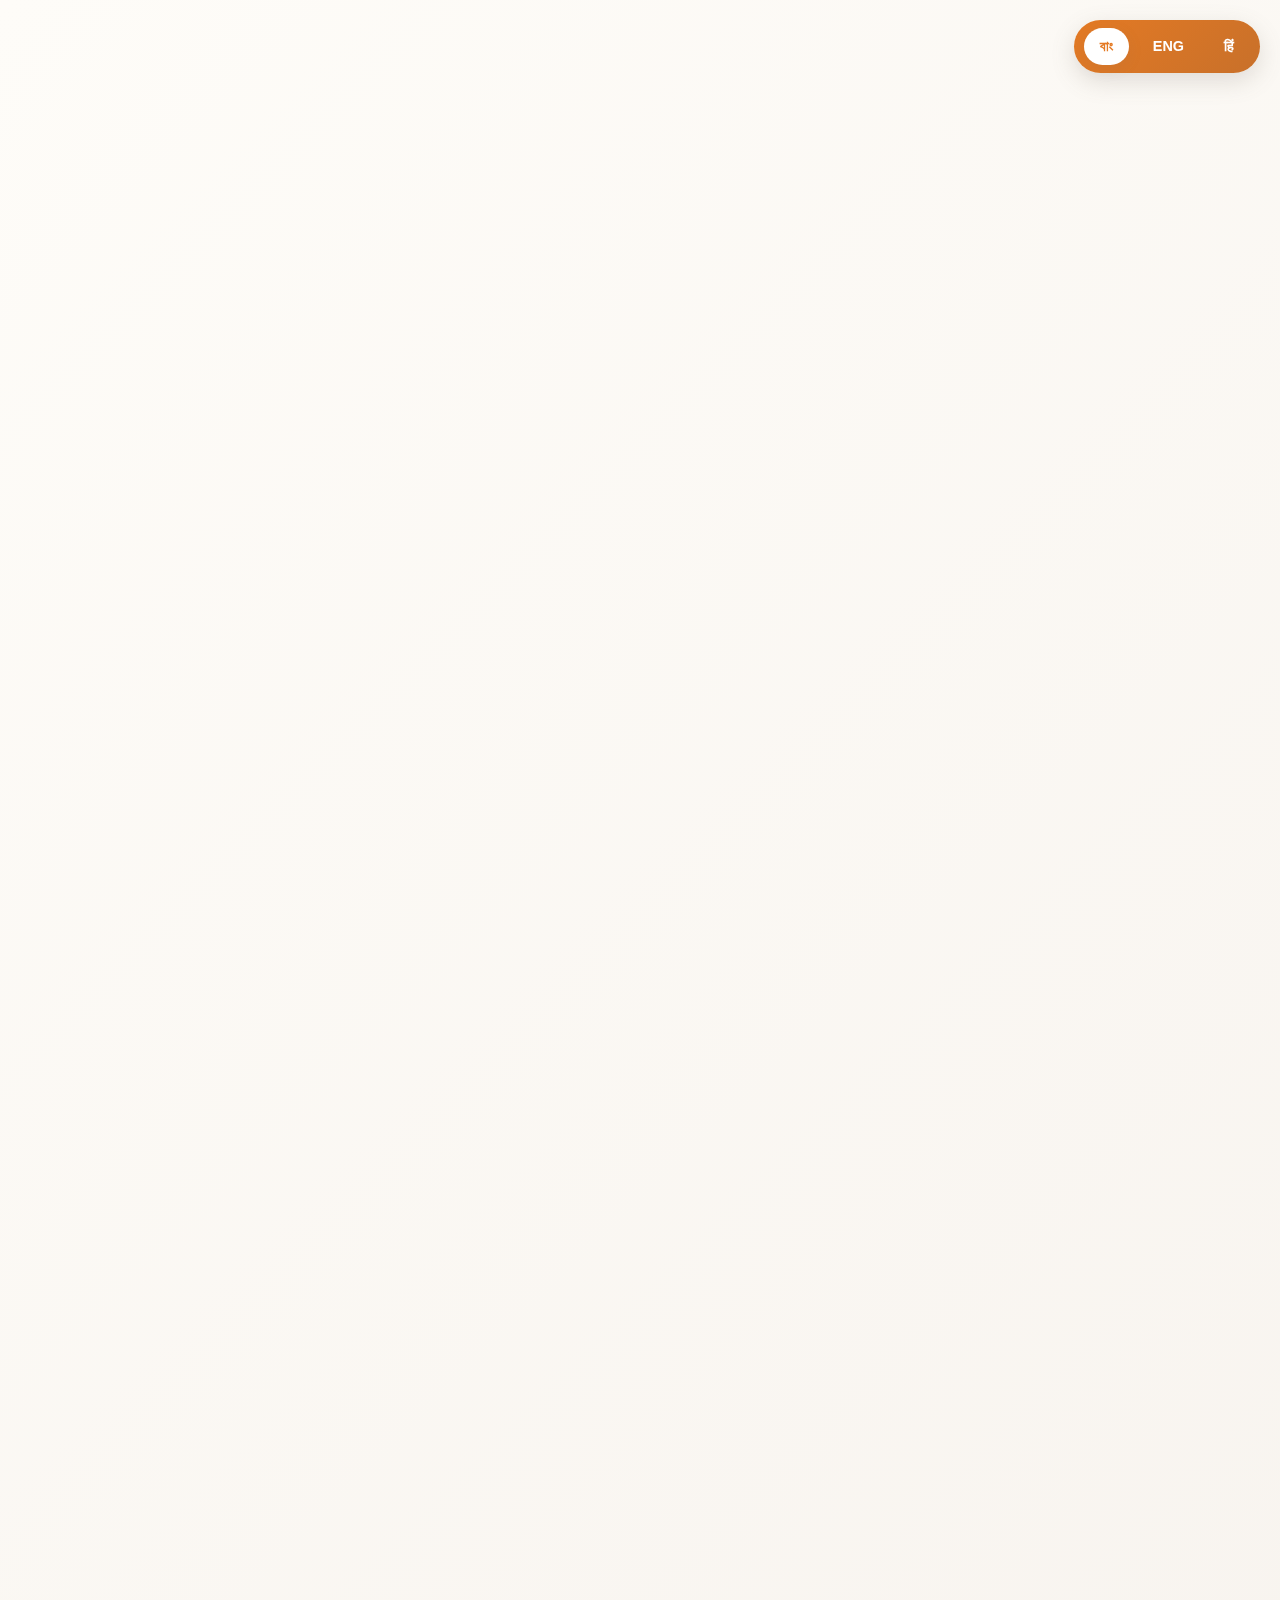
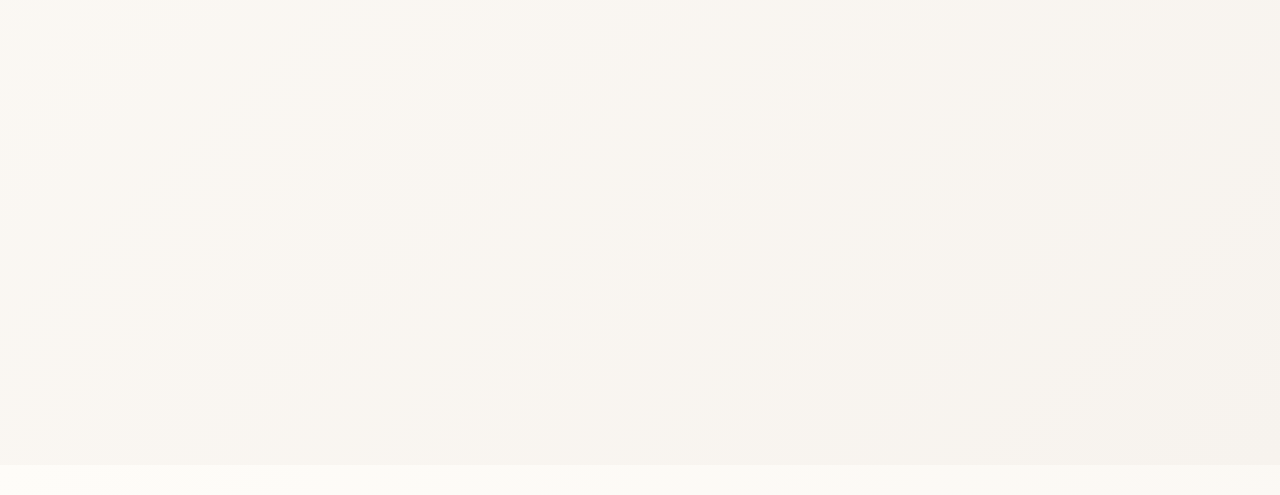
<file: index.html>
<!DOCTYPE html>
<html lang="bn">
<head>
  <meta charset="UTF-8" />
  <meta name="viewport" content="width=device-width, initial-scale=1.0"/>
  <title>PujaSathi – পুজোর পথে, আপনার সাথী!</title>
  <link href="https://fonts.googleapis.com/css2?family=Noto+Sans+Bengali:wght@400;600;700&family=Inter:wght@400;600;700&family=Noto+Sans+Devanagari:wght@400;600;700&display=swap" rel="stylesheet"/>
  <link rel="stylesheet" href="style.css" />
</head>
<body>
  <div class="language-switcher">
    <button class="lang-btn active" data-lang="bn">বাং</button>
    <button class="lang-btn" data-lang="en">ENG</button>
    <button class="lang-btn" data-lang="hi">हिं</button>
  </div>

  <header class="fade-in">
    <h1 data-key="title">উৎসববন্ধু</h1>
    <p data-key="subtitle">পুজোর পথে, আপনার বন্ধু!</p>
  </header>

  <nav class="fade-in">
    <a href="#" data-key="nav-home">হোম</a>
    <a href="#" data-key="nav-guide">পুজো ট্যুর গাইড</a>
    <a href="#" data-key="nav-contact">যোগাযোগ</a>
  </nav>

  <section class="hero fade-in">
    <div class="hero-content">
      <h2 data-key="hero-title">দুর্গাপুজো হোক নিরাপদ, সহজ ও স্মরণীয়!</h2>
      <p data-key="hero-description">লাইভ ভিড় আপডেট, নিরাপদ পথ, পরিবেশ-বান্ধব প্যান্ডেল এবং আরও অনেক কিছু – সব এক প্ল্যাটফর্মে।</p>
      <a class="cta-button" href="#" data-key="cta-explore">এখনই দেখুন</a>
    </div>
  </section>

  <section class="features">
    <div class="feature-box fade-in">
      <h3><span>🆘</span><span data-key="emergency-title">জরুরী সহায়তা</span></h3>
      <p data-key="emergency-desc">কাছাকাছি হাসপাতাল এবং থানা সহ এক-ট্যাপ সাহায্য।</p>
      <a class="cta-button" href="emergency.html" data-key="cta-view">দেখুন</a>
    </div>

    <div class="feature-box fade-in">
      <h3><span>🗺️</span><span data-key="guide-title">পুজো ট্যুর গাইড</span><span>🪔</span></h3>
      <p data-key="guide-desc">আপনার পুজো ভ্রমণকে আরও রঙিন ও স্মরণীয় করে তুলুন – সেরা প্যান্ডেল ও উৎসবের পথে আপনাকে নিয়ে যাবে আমাদের গাইড!</p>
      <a class="cta-button" href="guide.html" data-key="cta-view">দেখুন</a>
    </div>

    <div class="feature-box fade-in">
      <h3><span>👥</span><span data-key="volunteer-title">স্বেচ্ছাসেবক হোন</span></h3>
      <p data-key="volunteer-desc">পূজার দিনগুলিতে সাহায্য করার জন্য স্বেচ্ছাসেবক হিসাবে যোগ দিন।</p>
      <a class="cta-button" href="emergency1.html" data-key="cta-view">দেখুন</a>
    </div>

    <div class="feature-box fade-in">
      <h3><span>🔍</span><span data-key="contact-title">যোগাযোগ</span></h3>
      <p data-key="contact-desc">সহজে হারানো জিনিস বা নিখোঁজ ব্যক্তিদের রিপোর্ট করুন বা খুঁজে বের করুন।</p>
      <a class="cta-button" href="contact.html" data-key="cta-view">দেখুন</a>
    </div>
  </section>

  <footer class="fade-in">
    <span data-key="footer-text">© 2025 PujaSathi | মা আসেন ভক্তির সাগরে, আনন্দে ভরে প্রতিটি অন্তর |</span>
    <a href="#" data-key="privacy">Privacy Policy</a> |
    <a href="#" data-key="terms">Terms of Service</a>
  </footer>

  <script src="script.js"></script>
</body>
</html>
</file>
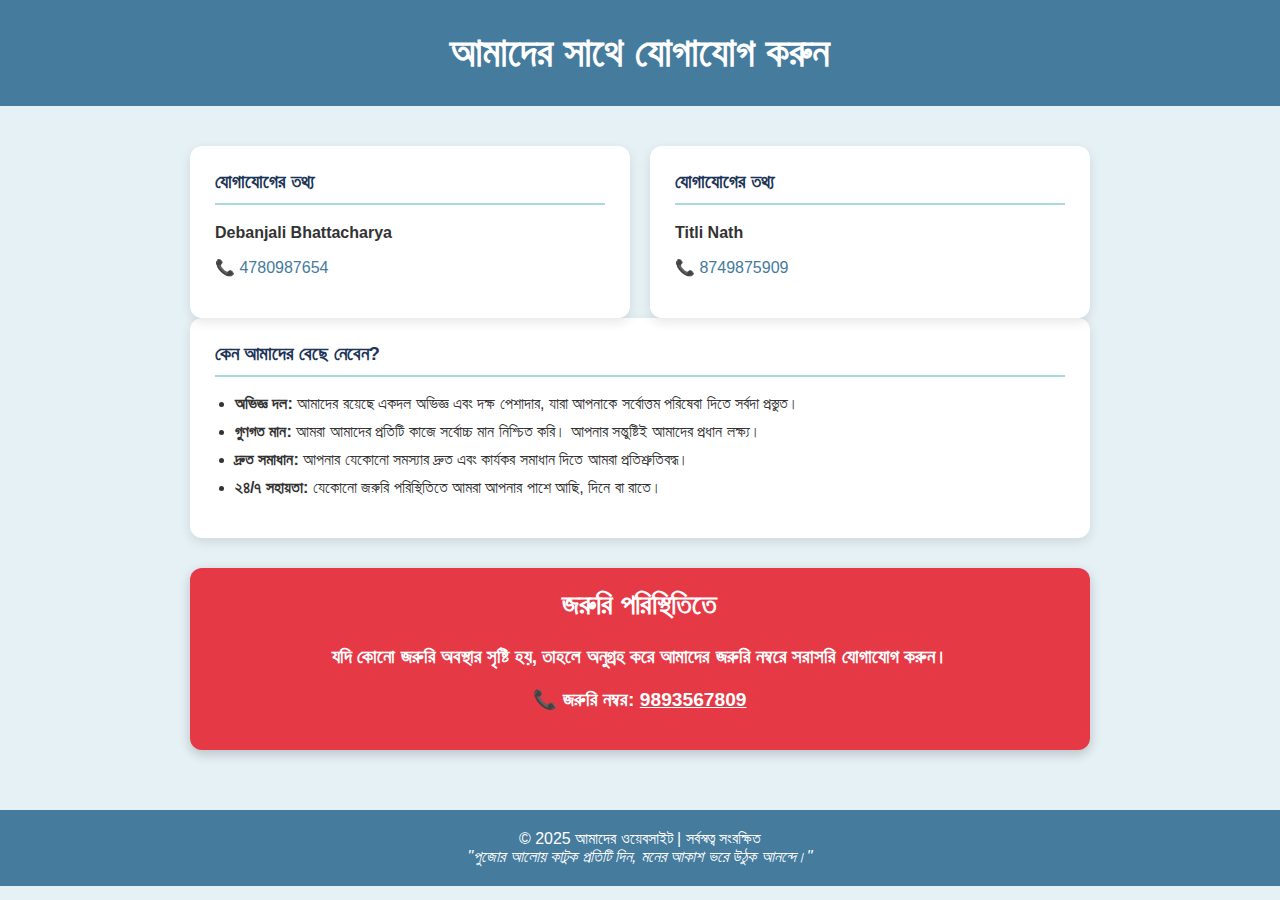
<file: contact.html>
<!DOCTYPE html>
<html lang="bn">
<head>
  <meta charset="UTF-8">
  <meta name="viewport" content="width=device-width, initial-scale=1.0">
  <title>আমাদের সাথে যোগাযোগ করুন</title>
  <style>
    body {
      font-family: 'Noto Sans Bengali', sans-serif;
      background-color: #e6f1f5; /* A light, calming blue */
      color: #333;
      margin: 0;
      padding: 0;
    }
    header {
      background-color: #457b9d; /* A deep, professional blue */
      padding: 30px;
      text-align: center;
      color: #fff;
    }
    header h1 {
      margin: 0;
      font-size: 2.5rem;
    }
    main {
      padding: 20px;
      max-width: 900px;
      margin: auto;
    }
    .card-section {
      display: flex;
      flex-wrap: wrap;
      gap: 20px;
      justify-content: center;
      margin-top: 20px;
    }
    .contact-card, .feature-card, .quotes-card {
      background-color: #ffffff;
      border-radius: 12px;
      padding: 25px;
      box-shadow: 0 4px 12px rgba(0,0,0,0.1);
      transition: transform 0.3s ease, box-shadow 0.3s ease;
      flex: 1 1 300px;
    }
    .contact-card:hover, .feature-card:hover, .quotes-card:hover {
      transform: translateY(-5px);
      box-shadow: 0 6px 16px rgba(0,0,0,0.15);
    }
    .contact-card h3, .feature-card h3, .quotes-card h3 {
      margin-top: 0;
      color: #1d3557;
      border-bottom: 2px solid #a8dadc;
      padding-bottom: 10px;
    }
    .feature-card ul, .quotes-card ul {
      padding-left: 20px;
    }
    .feature-card li, .quotes-card li {
      margin-bottom: 10px;
    }
    .quotes-card li {
      font-style: italic;
      color: #555;
    }
    .emergency-section {
      background-color: #e63946;
      color: #fff;
      padding: 20px;
      text-align: center;
      border-radius: 12px;
      margin-top: 30px;
      box-shadow: 0 4px 12px rgba(0,0,0,0.2);
    }
    .emergency-section h2 {
      margin-top: 0;
      font-size: 1.8rem;
    }
    .emergency-section p {
      font-size: 1.2rem;
      font-weight: bold;
    }
    .emergency-section a {
      color: #fff;
      text-decoration: underline;
    }
    footer {
      text-align: center;
      background-color: #457b9d;
      padding: 20px;
      margin-top: 40px;
      color: #fff;
    }
    a {
      color: #1d3557;
      text-decoration: none;
    }
    a:hover {
      text-decoration: underline;
    }
    .contact-card a {
      color: #457b9d;
    }
    @media (max-width: 768px) {
      header h1 {
        font-size: 2rem;
      }
      .card-section {
        flex-direction: column;
      }
    }
  </style>
</head>
<body>

  <header>
    <h1>আমাদের সাথে যোগাযোগ করুন</h1>
  </header>

  <main>
    <div class="card-section">
      <div class="contact-card">
        <h3>যোগাযোগের তথ্য</h3>
        <p><strong>Debanjali Bhattacharya</strong></p>
        <p>📞 <a href="tel:4780987654">4780987654</a></p>
      </div>

      <div class="contact-card">
        <h3>যোগাযোগের তথ্য</h3>
        <p><strong>Titli Nath</strong></p>
        <p>📞 <a href="tel:8749875909">8749875909</a></p>
      </div>
    </div>

    <div class="feature-card">
      <h3>কেন আমাদের বেছে নেবেন?</h3>
      <ul>
        <li><strong>অভিজ্ঞ দল:</strong> আমাদের রয়েছে একদল অভিজ্ঞ এবং দক্ষ পেশাদার, যারা আপনাকে সর্বোত্তম পরিষেবা দিতে সর্বদা প্রস্তুত।</li>
        <li><strong>গুণগত মান:</strong> আমরা আমাদের প্রতিটি কাজে সর্বোচ্চ মান নিশ্চিত করি। আপনার সন্তুষ্টিই আমাদের প্রধান লক্ষ্য।</li>
        <li><strong>দ্রুত সমাধান:</strong> আপনার যেকোনো সমস্যার দ্রুত এবং কার্যকর সমাধান দিতে আমরা প্রতিশ্রুতিবদ্ধ।</li>
        <li><strong>২৪/৭ সহায়তা:</strong> যেকোনো জরুরি পরিস্থিতিতে আমরা আপনার পাশে আছি, দিনে বা রাতে।</li>
      </ul>
    </div>

    

    <div class="emergency-section">
      <h2>জরুরি পরিস্থিতিতে</h2>
      <p>যদি কোনো জরুরি অবস্থার সৃষ্টি হয়, তাহলে অনুগ্রহ করে আমাদের জরুরি নম্বরে সরাসরি যোগাযোগ করুন।</p>
      <p>📞 জরুরি নম্বর: <a href="tel:9893567809">9893567809</a></p>
    </div>
  </main>

  <footer>
    &copy; 2025 আমাদের ওয়েবসাইট | সর্বস্বত্ব সংরক্ষিত <br>
    <em>"পুজোর আলোয় কাটুক প্রতিটি দিন, মনের আকাশ ভরে উঠুক আনন্দে।"</em>
  </footer>

</body>
</html>
</file>
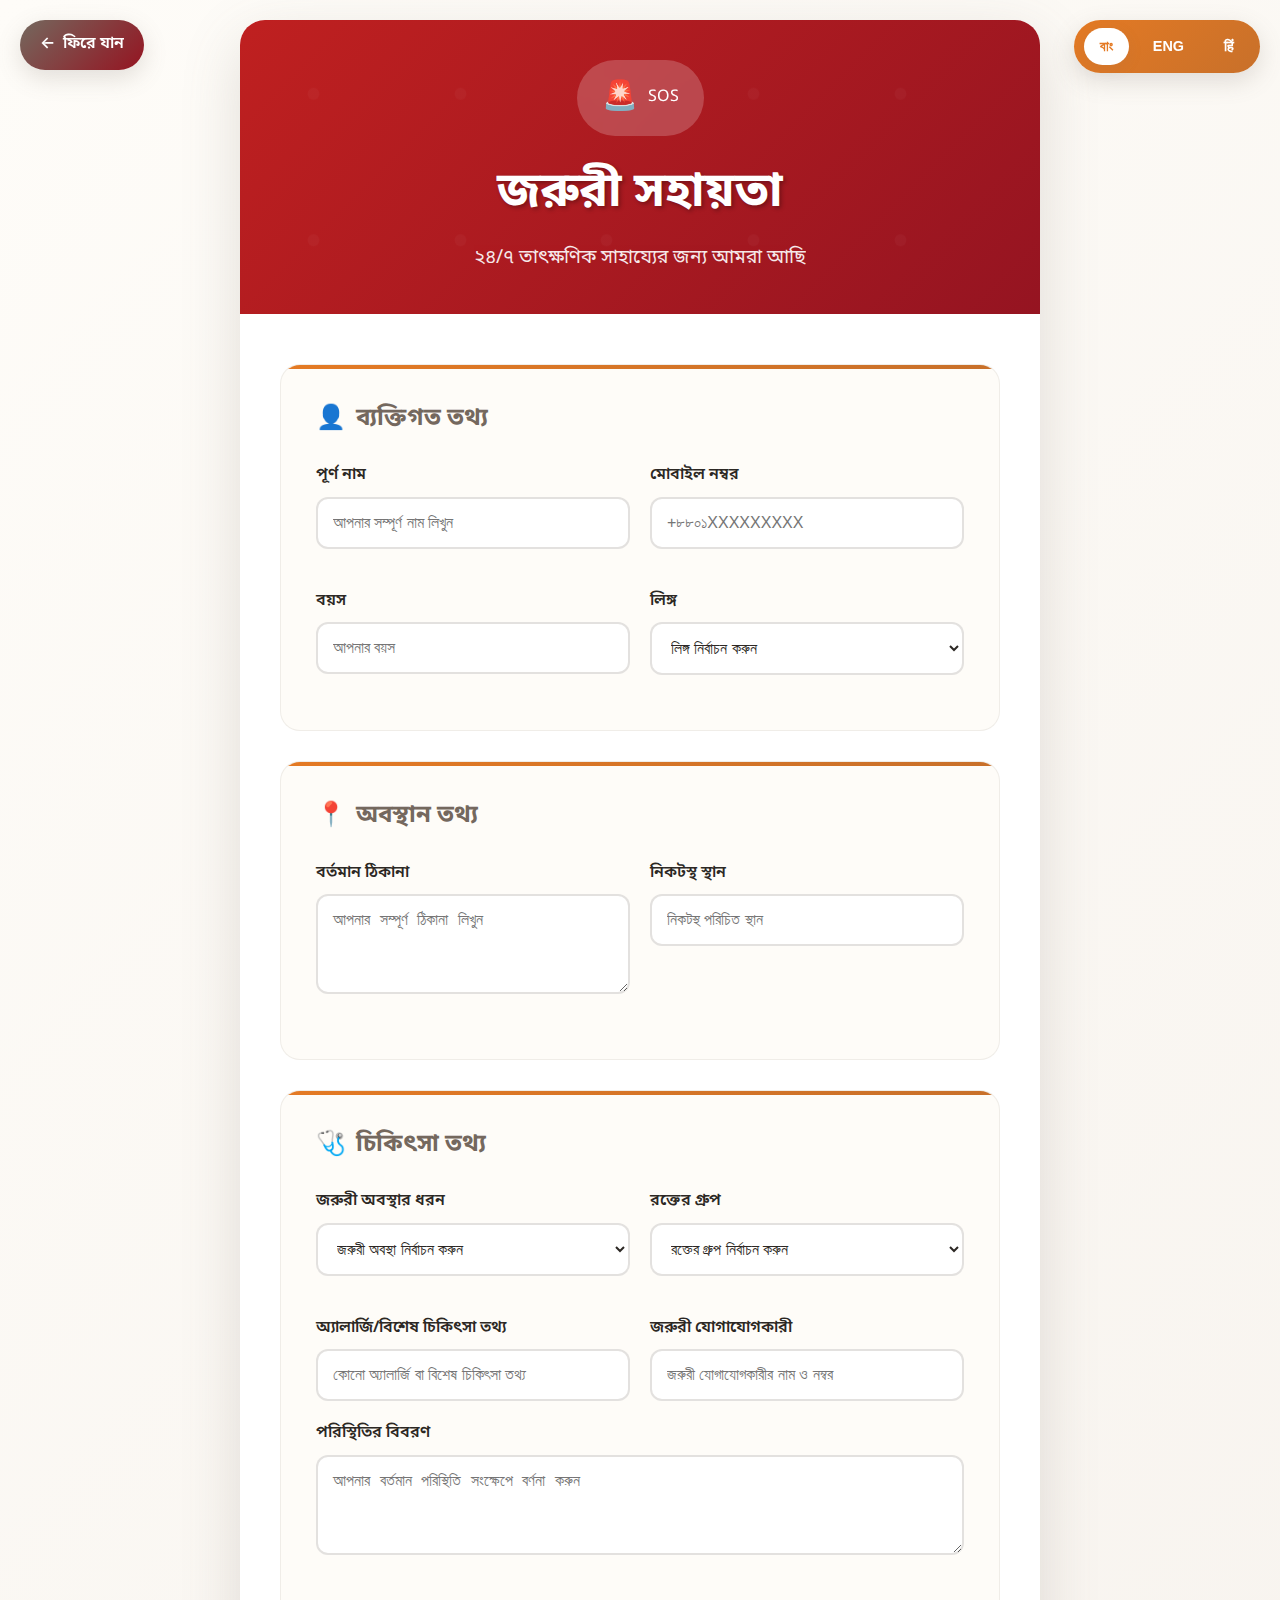
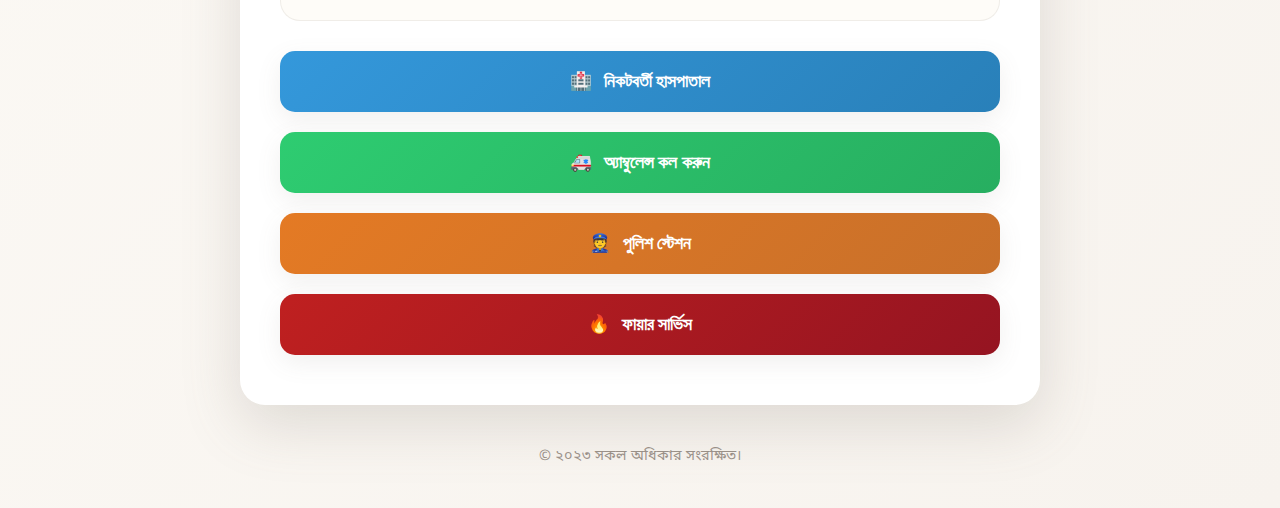
<file: emergency.html>
<!DOCTYPE html>
<html lang="bn">
<head>
    <meta charset="UTF-8">
    <meta name="viewport" content="width=device-width, initial-scale=1.0">
    <title>জরুরী সহায়তা - Emergency Help</title>
    <link href="https://fonts.googleapis.com/css2?family=Noto+Sans+Bengali:wght@400;600;700&family=Inter:wght@400;600;700&family=Noto+Sans+Devanagari:wght@400;600;700&display=swap" rel="stylesheet">
    <style>
        :root {
            --pineapple: #74685E;
            --apricot: #E47A24;
            --dark-mango: #C8702A;
            --blood-orange: #BF2020;
            --candy-apple: #951421;
            --background-light: #FEFCF8;
            --background-medium: #F7F3EE;
            --text-dark: #2C2824;
            --text-light: #FFFFFF;
            --shadow-light: rgba(116, 104, 94, 0.1);
            --shadow-medium: rgba(116, 104, 94, 0.2);
            --gradient-warm: linear-gradient(135deg, var(--apricot), var(--dark-mango));
            --gradient-emergency: linear-gradient(135deg, var(--blood-orange), var(--candy-apple));
            --gradient-cool: linear-gradient(135deg, var(--pineapple), var(--candy-apple));
        }

        * {
            box-sizing: border-box;
            margin: 0;
            padding: 0;
        }

        body {
            font-family: 'Noto Sans Bengali', 'Inter', sans-serif;
            background: linear-gradient(135deg, var(--background-light) 0%, var(--background-medium) 100%);
            color: var(--text-dark);
            line-height: 1.6;
            min-height: 100vh;
            display: flex;
            flex-direction: column;
            justify-content: space-between;
            align-items: center;
            padding: 20px;
            position: relative;
            transition: font-family 0.3s ease;
        }

        body.english {
            font-family: 'Inter', 'Noto Sans Bengali', sans-serif;
        }

        body.hindi {
            font-family: 'Noto Sans Devanagari', 'Inter', sans-serif;
        }

        .language-switcher {
            position: fixed;
            top: 20px;
            right: 20px;
            z-index: 1000;
            background: var(--gradient-warm);
            border-radius: 50px;
            padding: 8px;
            box-shadow: 0 8px 25px var(--shadow-medium);
            backdrop-filter: blur(10px);
        }

        .language-switcher button {
            background: transparent;
            border: none;
            color: var(--text-light);
            padding: 10px 16px;
            margin: 0 2px;
            border-radius: 25px;
            cursor: pointer;
            font-weight: 600;
            font-size: 0.9em;
            transition: all 0.3s ease;
        }

        .language-switcher button:hover {
            background: rgba(255, 255, 255, 0.2);
            transform: translateY(-2px);
        }

        .language-switcher button.active {
            background: var(--text-light);
            color: var(--apricot);
            box-shadow: 0 4px 15px var(--shadow-light);
        }

        .back-button {
            position: fixed;
            top: 20px;
            left: 20px;
            z-index: 1000;
            background: var(--gradient-cool);
            color: var(--text-light);
            border: none;
            padding: 12px 20px;
            border-radius: 50px;
            cursor: pointer;
            font-weight: 600;
            text-decoration: none;
            display: flex;
            align-items: center;
            gap: 8px;
            box-shadow: 0 8px 25px var(--shadow-medium);
            transition: all 0.3s ease;
        }

        .back-button:hover {
            transform: translateY(-2px);
            box-shadow: 0 12px 35px var(--shadow-medium);
        }

        .emergency-container {
            max-width: 800px;
            width: 100%;
            background: var(--text-light);
            border-radius: 25px;
            box-shadow: 0 20px 60px var(--shadow-medium);
            overflow: hidden;
            position: relative;
            animation: slideUp 0.8s ease-out;
            margin-bottom: 20px;
        }

        .emergency-header {
            background: var(--gradient-emergency);
            color: var(--text-light);
            padding: 40px;
            text-align: center;
            position: relative;
            overflow: hidden;
        }

        .emergency-header::before {
            content: '';
            position: absolute;
            top: 0;
            left: 0;
            right: 0;
            bottom: 0;
            background: url('data:image/svg+xml,<svg xmlns="http://www.w3.org/2000/svg" viewBox="0 0 100 100"><defs><pattern id="emergency-pattern" patternUnits="userSpaceOnUse" width="50" height="50"><circle cx="25" cy="25" r="2" fill="rgba(255,255,255,0.1)"/></pattern></defs><rect width="100" height="100" fill="url(%23emergency-pattern)"/></svg>');
            opacity: 0.3;
        }

        .sos-badge {
            display: inline-flex;
            align-items: center;
            background: rgba(255, 255, 255, 0.2);
            backdrop-filter: blur(10px);
            padding: 15px 25px;
            border-radius: 50px;
            margin-bottom: 20px;
            animation: pulse 2s infinite;
            position: relative;
            z-index: 2;
        }

        .sos-icon {
            font-size: 1.8rem;
            font-weight: 700;
            margin-right: 10px;
            color: var(--text-light);
        }

        .emergency-title {
            font-size: clamp(2rem, 5vw, 3rem);
            font-weight: 700;
            margin-bottom: 10px;
            text-shadow: 2px 2px 4px rgba(0,0,0,0.3);
            position: relative;
            z-index: 2;
        }

        .emergency-subtitle {
            font-size: 1.2rem;
            opacity: 0.9;
            position: relative;
            z-index: 2;
        }

        .emergency-content {
            padding: 50px 40px;
        }

        .form-section {
            background: var(--background-light);
            border-radius: 20px;
            padding: 35px;
            margin-bottom: 30px;
            border: 1px solid rgba(116, 104, 94, 0.1);
            position: relative;
            overflow: hidden;
        }

        .form-section::before {
            content: '';
            position: absolute;
            top: 0;
            left: 0;
            right: 0;
            height: 4px;
            background: var(--gradient-warm);
        }

        .section-title {
            color: var(--pineapple);
            font-size: 1.5rem;
            font-weight: 700;
            margin-bottom: 25px;
            display: flex;
            align-items: center;
            gap: 10px;
        }

        .form-grid {
            display: grid;
            grid-template-columns: repeat(auto-fit, minmax(300px, 1fr));
            gap: 20px;
        }

        .form-group {
            margin-bottom: 20px;
        }

        .form-group label {
            display: block;
            margin-bottom: 8px;
            font-weight: 600;
            color: var(--text-dark);
            font-size: 1rem;
        }

        .form-group input,
        .form-group select,
        .form-group textarea {
            width: 100%;
            padding: 15px;
            border: 2px solid rgba(116, 104, 94, 0.2);
            border-radius: 12px;
            font-size: 1rem;
            background: var(--text-light);
            color: var(--text-dark);
            transition: all 0.3s ease;
        }

        .form-group input:focus,
        .form-group select:focus,
        .form-group textarea:focus {
            border-color: var(--apricot);
            outline: none;
            box-shadow: 0 0 0 4px rgba(228, 122, 36, 0.1);
            transform: translateY(-2px);
        }

        .form-group textarea {
            resize: vertical;
            min-height: 100px;
        }

        .emergency-actions {
            display: grid;
            gap: 20px;
            margin-top: 30px;
        }

        .action-btn {
            display: flex;
            align-items: center;
            justify-content: center;
            gap: 12px;
            padding: 20px;
            border-radius: 15px;
            font-size: 1.1rem;
            font-weight: 700;
            text-decoration: none;
            color: var(--text-light);
            transition: all 0.3s ease;
            cursor: pointer;
            border: none;
            position: relative;
            overflow: hidden;
            box-shadow: 0 8px 25px var(--shadow-light);
        }

        .action-btn::before {
            content: '';
            position: absolute;
            top: 0;
            left: -100%;
            width: 100%;
            height: 100%;
            background: rgba(255, 255, 255, 0.1);
            transition: left 0.4s ease;
        }

        .action-btn:hover::before {
            left: 0;
        }

        .action-btn:hover {
            transform: translateY(-3px);
            box-shadow: 0 12px 35px var(--shadow-medium);
        }

        .action-btn:disabled {
            background: #ccc !important;
            cursor: not-allowed;
            transform: none;
            box-shadow: none;
            pointer-events: none;
        }

        .btn-hospital {
            background: linear-gradient(135deg, #3498db, #2980b9);
        }

        .btn-police {
            background: var(--gradient-warm);
        }

        .btn-emergency {
            background: var(--gradient-emergency);
        }

        .btn-ambulance {
            background: linear-gradient(135deg, #2ecc71, #27ae60);
        }

        .status-indicator {
            position: fixed;
            bottom: 30px;
            right: 30px;
            background: var(--gradient-cool);
            color: var(--text-light);
            padding: 15px 25px;
            border-radius: 50px;
            font-weight: 600;
            box-shadow: 0 8px 25px var(--shadow-medium);
            display: none;
            animation: slideInUp 0.5s ease;
        }

        .required {
            color: var(--blood-orange);
        }

        .validation-message {
            color: var(--blood-orange);
            font-size: 0.9rem;
            margin-top: 5px;
            display: none;
        }

        @keyframes slideUp {
            from {
                opacity: 0;
                transform: translateY(50px);
            }
            to {
                opacity: 1;
                transform: translateY(0);
            }
        }

        @keyframes pulse {
            0%, 100% {
                transform: scale(1);
                box-shadow: 0 0 0 0 rgba(255, 255, 255, 0.4);
            }
            50% {
                transform: scale(1.05);
                box-shadow: 0 0 0 20px rgba(255, 255, 255, 0);
            }
        }

        @keyframes slideInUp {
            from {
                opacity: 0;
                transform: translateY(100px);
            }
            to {
                opacity: 1;
                transform: translateY(0);
            }
        }

        .footer {
            margin-top: auto;
            padding: 20px;
            text-align: center;
            color: var(--pineapple);
            font-size: 0.9em;
            opacity: 0.7;
        }

        .loading {
            display: inline-block;
            width: 20px;
            height: 20px;
            border: 3px solid rgba(255, 255, 255, 0.3);
            border-radius: 50%;
            border-top-color: var(--text-light);
            animation: spin 1s ease-in-out infinite;
        }

        @keyframes spin {
            to {
                transform: rotate(360deg);
            }
        }
    </style>
</head>
<body>
    <div class="language-switcher">
        <button class="lang-btn active" data-lang="bn">বাং</button>
        <button class="lang-btn" data-lang="en">ENG</button>
        <button class="lang-btn" data-lang="hi">हिं</button>
    </div>

    <a href="index.html" class="back-button" data-key="back-btn">
        <span>←</span>
        <span data-key="back-text">ফিরে যান</span>
    </a>

    <div class="emergency-container">
        <div class="emergency-header">
            <div class="sos-badge">
                <span class="sos-icon">🚨</span>
                <span>SOS</span>
            </div>
            <h1 class="emergency-title" data-key="emergency-title">জরুরী সহায়তা</h1>
            <p class="emergency-subtitle" data-key="emergency-subtitle">২৪/৭ তাৎক্ষণিক সাহায্যের জন্য আমরা আছি</p>
        </div>

        <div class="emergency-content">
            <form id="emergencyForm" novalidate>
                <div class="form-section">
                    <h3 class="section-title">
                        <span>👤</span>
                        <span data-key="personal-info">ব্যক্তিগত তথ্য</span>
                    </h3>
                    <div class="form-grid">
                        <div class="form-group">
                            <label for="fullName" data-key="full-name">পূর্ণ নাম <span class="required">*</span></label>
                            <input type="text" id="fullName" name="fullName" data-key-placeholder="name-placeholder" placeholder="আপনার সম্পূর্ণ নাম লিখুন" required>
                            <div class="validation-message" data-key="name-required">নাম প্রয়োজন</div>
                        </div>

                        <div class="form-group">
                            <label for="phoneNumber" data-key="phone-number">মোবাইল নম্বর <span class="required">*</span></label>
                            <input type="tel" id="phoneNumber" name="phoneNumber" data-key-placeholder="phone-placeholder" placeholder="+৮৮০১XXXXXXXXX" required>
                            <div class="validation-message" data-key="phone-required">সঠিক মোবাইল নম্বর প্রয়োজন</div>
                        </div>

                        <div class="form-group">
                            <label for="age" data-key="age">বয়স <span class="required">*</span></label>
                            <input type="number" id="age" name="age" min="1" max="150" data-key-placeholder="age-placeholder" placeholder="আপনার বয়স" required>
                            <div class="validation-message" data-key="age-required">বয়স প্রয়োজন</div>
                        </div>

                        <div class="form-group">
                            <label for="gender" data-key="gender">লিঙ্গ <span class="required">*</span></label>
                            <select id="gender" name="gender" required>
                                <option value="" data-key="select-gender">লিঙ্গ নির্বাচন করুন</option>
                                <option value="male" data-key="male">পুরুষ</option>
                                <option value="female" data-key="female">মহিলা</option>
                                <option value="other" data-key="other">অন্যান্য</option>
                            </select>
                            <div class="validation-message" data-key="gender-required">লিঙ্গ নির্বাচন করুন</div>
                        </div>
                    </div>
                </div>

                <div class="form-section">
                    <h3 class="section-title">
                        <span>📍</span>
                        <span data-key="location-info">অবস্থান তথ্য</span>
                    </h3>
                    <div class="form-grid">
                        <div class="form-group">
                            <label for="currentAddress" data-key="current-address">বর্তমান ঠিকানা <span class="required">*</span></label>
                            <textarea id="currentAddress" name="currentAddress" data-key-placeholder="address-placeholder" placeholder="আপনার সম্পূর্ণ ঠিকানা লিখুন" required></textarea>
                            <div class="validation-message" data-key="address-required">ঠিকানা প্রয়োজন</div>
                        </div>

                        <div class="form-group">
                            <label for="landmark" data-key="landmark">নিকটস্থ স্থান</label>
                            <input type="text" id="landmark" name="landmark" data-key-placeholder="landmark-placeholder" placeholder="নিকটস্থ পরিচিত স্থান">
                        </div>
                    </div>
                </div>

                <div class="form-section">
                    <h3 class="section-title">
                        <span>🩺</span>
                        <span data-key="medical-info">চিকিৎসা তথ্য</span>
                    </h3>
                    <div class="form-grid">
                        <div class="form-group">
                            <label for="emergencyType" data-key="emergency-type">জরুরী অবস্থার ধরন <span class="required">*</span></label>
                            <select id="emergencyType" name="emergencyType" required>
                                <option value="" data-key="select-emergency">জরুরী অবস্থা নির্বাচন করুন</option>
                                <option value="medical" data-key="medical">চিকিৎসা সংক্রান্ত</option>
                                <option value="accident" data-key="accident">দুর্ঘটনা</option>
                                <option value="fire" data-key="fire">অগ্নিকাণ্ড</option>
                                <option value="crime" data-key="crime">অপরাধ</option>
                                <option value="natural" data-key="natural-disaster">প্রাকৃতিক দুর্যোগ</option>
                                <option value="other" data-key="other-emergency">অন্যান্য</option>
                            </select>
                            <div class="validation-message" data-key="emergency-required">জরুরী অবস্থার ধরন নির্বাচন করুন</div>
                        </div>

                        <div class="form-group">
                            <label for="bloodGroup" data-key="blood-group">রক্তের গ্রুপ</label>
                            <select id="bloodGroup" name="bloodGroup">
                                <option value="" data-key="select-blood">রক্তের গ্রুপ নির্বাচন করুন</option>
                                <option value="A+">A+</option>
                                <option value="A-">A-</option>
                                <option value="B+">B+</option>
                                <option value="B-">B-</option>
                                <option value="AB+">AB+</option>
                                <option value="AB-">AB-</option>
                                <option value="O+">O+</option>
                                <option value="O-">O-</option>
                            </select>
                        </div>

                        <div class="form-group">
                            <label for="allergies" data-key="allergies">অ্যালার্জি/বিশেষ চিকিৎসা তথ্য</label>
                            <input type="text" id="allergies" name="allergies" data-key-placeholder="allergies-placeholder" placeholder="কোনো অ্যালার্জি বা বিশেষ চিকিৎসা তথ্য">
                        </div>

                        <div class="form-group">
                            <label for="emergencyContact" data-key="emergency-contact-person">জরুরী যোগাযোগকারী</label>
                            <input type="text" id="emergencyContact" name="emergencyContact" data-key-placeholder="emergency-contact-placeholder" placeholder="জরুরী যোগাযোগকারীর নাম ও নম্বর">
                        </div>
                    </div>

                    <div class="form-group">
                        <label for="description" data-key="situation-description">পরিস্থিতির বিবরণ</label>
                        <textarea id="description" name="description" data-key-placeholder="description-placeholder" placeholder="আপনার বর্তমান পরিস্থিতি সংক্ষেপে বর্ণনা করুন"></textarea>
                    </div>
                </div>

                <div class="emergency-actions">
                    <button type="submit" id="submitBtn" class="action-btn btn-hospital">
                        <span>🏥</span>
                        <span data-key="hospital-btn">নিকটবর্তী হাসপাতাল</span>
                    </button>
                    <button type="submit" id="submitBtn2" class="action-btn btn-ambulance">
                        <span>🚑</span>
                        <span data-key="ambulance-btn">অ্যাম্বুলেন্স কল করুন</span>
                    </button>
                    <button type="submit" id="submitBtn3" class="action-btn btn-police">
                        <span>👮</span>
                        <span data-key="police-btn">পুলিশ স্টেশন</span>
                    </button>
                    <button type="submit" id="submitBtn4" class="action-btn btn-emergency">
                        <span>🔥</span>
                        <span data-key="fire-btn">ফায়ার সার্ভিস</span>
                    </button>
                </div>
            </form>
        </div>
    </div>

    <div id="statusIndicator" class="status-indicator">
        <span data-key="sending-help">সাহায্য পাঠানো হচ্ছে...</span>
    </div>

    <footer class="footer">
        <p data-key="footer-text">© ২০২৩ সকল অধিকার সংরক্ষিত।</p>
    </footer>

    <script>
        const translations = {
            bn: {
                'back-text': 'ফিরে যান',
                'emergency-title': 'জরুরী সহায়তা',
                'emergency-subtitle': '২৪/৭ তাৎক্ষণিক সাহায্যের জন্য আমরা আছি',
                'personal-info': 'ব্যক্তিগত তথ্য',
                'full-name': 'পূর্ণ নাম',
                'name-placeholder': 'আপনার সম্পূর্ণ নাম লিখুন',
                'phone-number': 'মোবাইল নম্বর',
                'phone-placeholder': '+৮৮০১XXXXXXXXX',
                'age': 'বয়স',
                'age-placeholder': 'আপনার বয়স',
                'gender': 'লিঙ্গ',
                'select-gender': 'লিঙ্গ নির্বাচন করুন',
                'male': 'পুরুষ',
                'female': 'মহিলা',
                'other': 'অন্যান্য',
                'location-info': 'অবস্থান তথ্য',
                'current-address': 'বর্তমান ঠিকানা',
                'address-placeholder': 'আপনার সম্পূর্ণ ঠিকানা লিখুন',
                'landmark': 'নিকটস্থ স্থান',
                'landmark-placeholder': 'নিকটস্থ পরিচিত স্থান',
                'medical-info': 'চিকিৎসা তথ্য',
                'emergency-type': 'জরুরী অবস্থার ধরন',
                'select-emergency': 'জরুরী অবস্থা নির্বাচন করুন',
                'medical': 'চিকিৎসা সংক্রান্ত',
                'accident': 'দুর্ঘটনা',
                'fire': 'অগ্নিকাণ্ড',
                'crime': 'অপরাধ',
                'natural-disaster': 'প্রাকৃতিক দুর্যোগ',
                'other-emergency': 'অন্যান্য',
                'blood-group': 'রক্তের গ্রুপ',
                'select-blood': 'রক্তের গ্রুপ নির্বাচন করুন',
                'allergies': 'অ্যালার্জি/বিশেষ চিকিৎসা তথ্য',
                'allergies-placeholder': 'কোনো অ্যালার্জি বা বিশেষ চিকিৎসা তথ্য',
                'emergency-contact-person': 'জরুরী যোগাযোগকারী',
                'emergency-contact-placeholder': 'জরুরী যোগাযোগকারীর নাম ও নম্বর',
                'situation-description': 'পরিস্থিতির বিবরণ',
                'description-placeholder': 'আপনার বর্তমান পরিস্থিতি সংক্ষেপে বর্ণনা করুন',
                'hospital-btn': 'নিকটবর্তী হাসপাতাল',
                'ambulance-btn': 'অ্যাম্বুলেন্স কল করুন',
                'police-btn': 'পুলিশ স্টেশন',
                'fire-btn': 'ফায়ার সার্ভিস',
                'sending-help': 'সাহায্য পাঠানো হচ্ছে...',
                'name-required': 'নাম প্রয়োজন',
                'phone-required': 'সঠিক মোবাইল নম্বর প্রয়োজন',
                'age-required': 'বয়স প্রয়োজন',
                'gender-required': 'লিঙ্গ নির্বাচন করুন',
                'address-required': 'ঠিকানা প্রয়োজন',
                'emergency-required': 'জরুরী অবস্থার ধরন নির্বাচন করুন',
                'footer-text': '© ২০২৩ সকল অধিকার সংরক্ষিত।'
            },
            en: {
                'back-text': 'Go Back',
                'emergency-title': 'Emergency Help',
                'emergency-subtitle': 'We are here for 24/7 immediate assistance',
                'personal-info': 'Personal Information',
                'full-name': 'Full Name',
                'name-placeholder': 'Enter your full name',
                'phone-number': 'Mobile Number',
                'phone-placeholder': '+880XXXXXXXXX',
                'age': 'Age',
                'age-placeholder': 'Your age',
                'gender': 'Gender',
                'select-gender': 'Select gender',
                'male': 'Male',
                'female': 'Female',
                'other': 'Other',
                'location-info': 'Location Information',
                'current-address': 'Current Address',
                'address-placeholder': 'Enter your complete address',
                'landmark': 'Nearby Landmark',
                'landmark-placeholder': 'Nearby known place',
                'medical-info': 'Medical Information',
                'emergency-type': 'Emergency Type',
                'select-emergency': 'Select emergency type',
                'medical': 'Medical',
                'accident': 'Accident',
                'fire': 'Fire',
                'crime': 'Crime',
                'natural-disaster': 'Natural Disaster',
                'other-emergency': 'Other',
                'blood-group': 'Blood Group',
                'select-blood': 'Select blood group',
                'allergies': 'Allergies/Medical Conditions',
                'allergies-placeholder': 'Any allergies or medical conditions',
                'emergency-contact-person': 'Emergency Contact Person',
                'emergency-contact-placeholder': 'Name and number of emergency contact',
                'situation-description': 'Situation Description',
                'description-placeholder': 'Briefly describe your current situation',
                'hospital-btn': 'Nearby Hospital',
                'ambulance-btn': 'Call Ambulance',
                'police-btn': 'Police Station',
                'fire-btn': 'Fire Service',
                'sending-help': 'Sending help...',
                'name-required': 'Name is required',
                'phone-required': 'Valid mobile number is required',
                'age-required': 'Age is required',
                'gender-required': 'Select gender',
                'address-required': 'Address is required',
                'emergency-required': 'Select emergency type',
                'footer-text': '© 2023 All rights reserved.'
            },
            hi: {
                'back-text': 'वापस जाएं',
                'emergency-title': 'आपातकालीन सहायता',
                'emergency-subtitle': 'हम 24/7 तत्काल सहायता के लिए यहां हैं',
                'personal-info': 'व्यक्तिगत जानकारी',
                'full-name': 'पूरा नाम',
                'name-placeholder': 'अपना पूरा नाम दर्ज करें',
                'phone-number': 'मोबाइल नंबर',
                'phone-placeholder': '+880XXXXXXXXX',
                'age': 'उम्र',
                'age-placeholder': 'आपकी उम्र',
                'gender': 'लिंग',
                'select-gender': 'लिंग चुनें',
                'male': 'पुरुष',
                'female': 'महिला',
                'other': 'अन्य',
                'location-info': 'स्थान जानकारी',
                'current-address': 'वर्तमान पता',
                'address-placeholder': 'अपना पूरा पता दर्ज करें',
                'landmark': 'नजदीकी स्थल',
                'landmark-placeholder': 'नजदीकी ज्ञात स्थान',
                'medical-info': 'चिकित्सा जानकारी',
                'emergency-type': 'आपातकालीन प्रकार',
                'select-emergency': 'आपातकालीन प्रकार चुनें',
                'medical': 'चिकित्सा',
                'accident': 'दुर्घटना',
                'fire': 'आग',
                'crime': 'अपराध',
                'natural-disaster': 'प्राकृतिक आपदा',
                'other-emergency': 'अन्य',
                'blood-group': 'रक्त समूह',
                'select-blood': 'रक्त समूह चुनें',
                'allergies': 'एलर्जी/चिकित्सा स्थितियाँ',
                'allergies-placeholder': 'कोई एलर्जी या चिकित्सा स्थिति',
                'emergency-contact-person': 'आपातकालीन संपर्क व्यक्ति',
                'emergency-contact-placeholder': 'आपातकालीन संपर्क का नाम और नंबर',
                'situation-description': 'स्थिति का विवरण',
                'description-placeholder': 'संक्षेप में अपनी वर्तमान स्थिति का वर्णन करें',
                'hospital-btn': 'नजदीकी अस्पताल',
                'ambulance-btn': 'एंबुलेंस बुलाएं',
                'police-btn': 'पुलिस स्टेशन',
                'fire-btn': 'फायर सर्विस',
                'sending-help': 'सहायता भेजी जा रही है...',
                'name-required': 'नाम आवश्यक है',
                'phone-required': 'मान्य मोबाइल नंबर आवश्यक है',
                'age-required': 'उम्र आवश्यक है',
                'gender-required': 'लिंग चुनें',
                'address-required': 'पता आवश्यक है',
                'emergency-required': 'आपातकालीन प्रकार चुनें',
                'footer-text': '© 2023 सभी अधिकार सुरक्षित।'
            },
        };

        function switchLanguage(lang) {
            document.documentElement.setAttribute("lang", lang);
            document.querySelectorAll("[data-key]").forEach(el => {
                const key = el.getAttribute("data-key");
                if (translations[lang] && translations[lang][key]) {
                    el.textContent = translations[lang][key];
                }
            });
            document.querySelectorAll("[data-key-placeholder]").forEach(el => {
                const key = el.getAttribute("data-key-placeholder");
                if (translations[lang] && translations[lang][key]) {
                    el.setAttribute("placeholder", translations[lang][key]);
                }
            });
            localStorage.setItem("selectedLang", lang);
        }

        document.querySelectorAll(".lang-btn").forEach(btn => {
            btn.addEventListener("click", () => {
                document.querySelectorAll(".lang-btn").forEach(b => b.classList.remove("active"));
                btn.classList.add("active");
                const lang = btn.getAttribute("data-lang");
                switchLanguage(lang);
            });
        });

        const savedLang = localStorage.getItem("selectedLang") || "bn";
        document.querySelector(`.lang-btn[data-lang="${savedLang}"]`)?.classList.add("active");
        switchLanguage(savedLang);

        const form = document.getElementById("emergencyForm");
        const statusIndicator = document.getElementById("statusIndicator");
        const submitButtons = form.querySelectorAll('button[type="submit"]');

        function validateForm() {
            let isValid = true;
            document.querySelectorAll(".validation-message").forEach(el => el.style.display = "none");
            const requiredInputs = form.querySelectorAll("[required]");
            requiredInputs.forEach(input => {
                if (!input.value.trim()) {
                    isValid = false;
                    const validationMessage = input.nextElementSibling;
                    if (validationMessage && validationMessage.classList.contains("validation-message")) {
                        validationMessage.style.display = "block";
                    }
                }
            });
            return isValid;
        }

        form.addEventListener('submit', (e) => {
            e.preventDefault();
            if (validateForm()) {
                requestEmergencyHelp();
            } else {
                statusIndicator.style.display = "none";
            }
        });

        function requestEmergencyHelp() {
            statusIndicator.style.display = "block";
            const currentLang = localStorage.getItem("selectedLang") || "bn";
            statusIndicator.innerHTML = `<span>${translations[currentLang]["sending-help"]}</span>`;
            
            submitButtons.forEach(btn => btn.disabled = true);

            setTimeout(() => {
                statusIndicator.style.display = "none";
                submitButtons.forEach(btn => btn.disabled = false);
            }, 3000); // Increased timeout for a more realistic loading effect
        }
    </script>
</body>
</html>
</file>
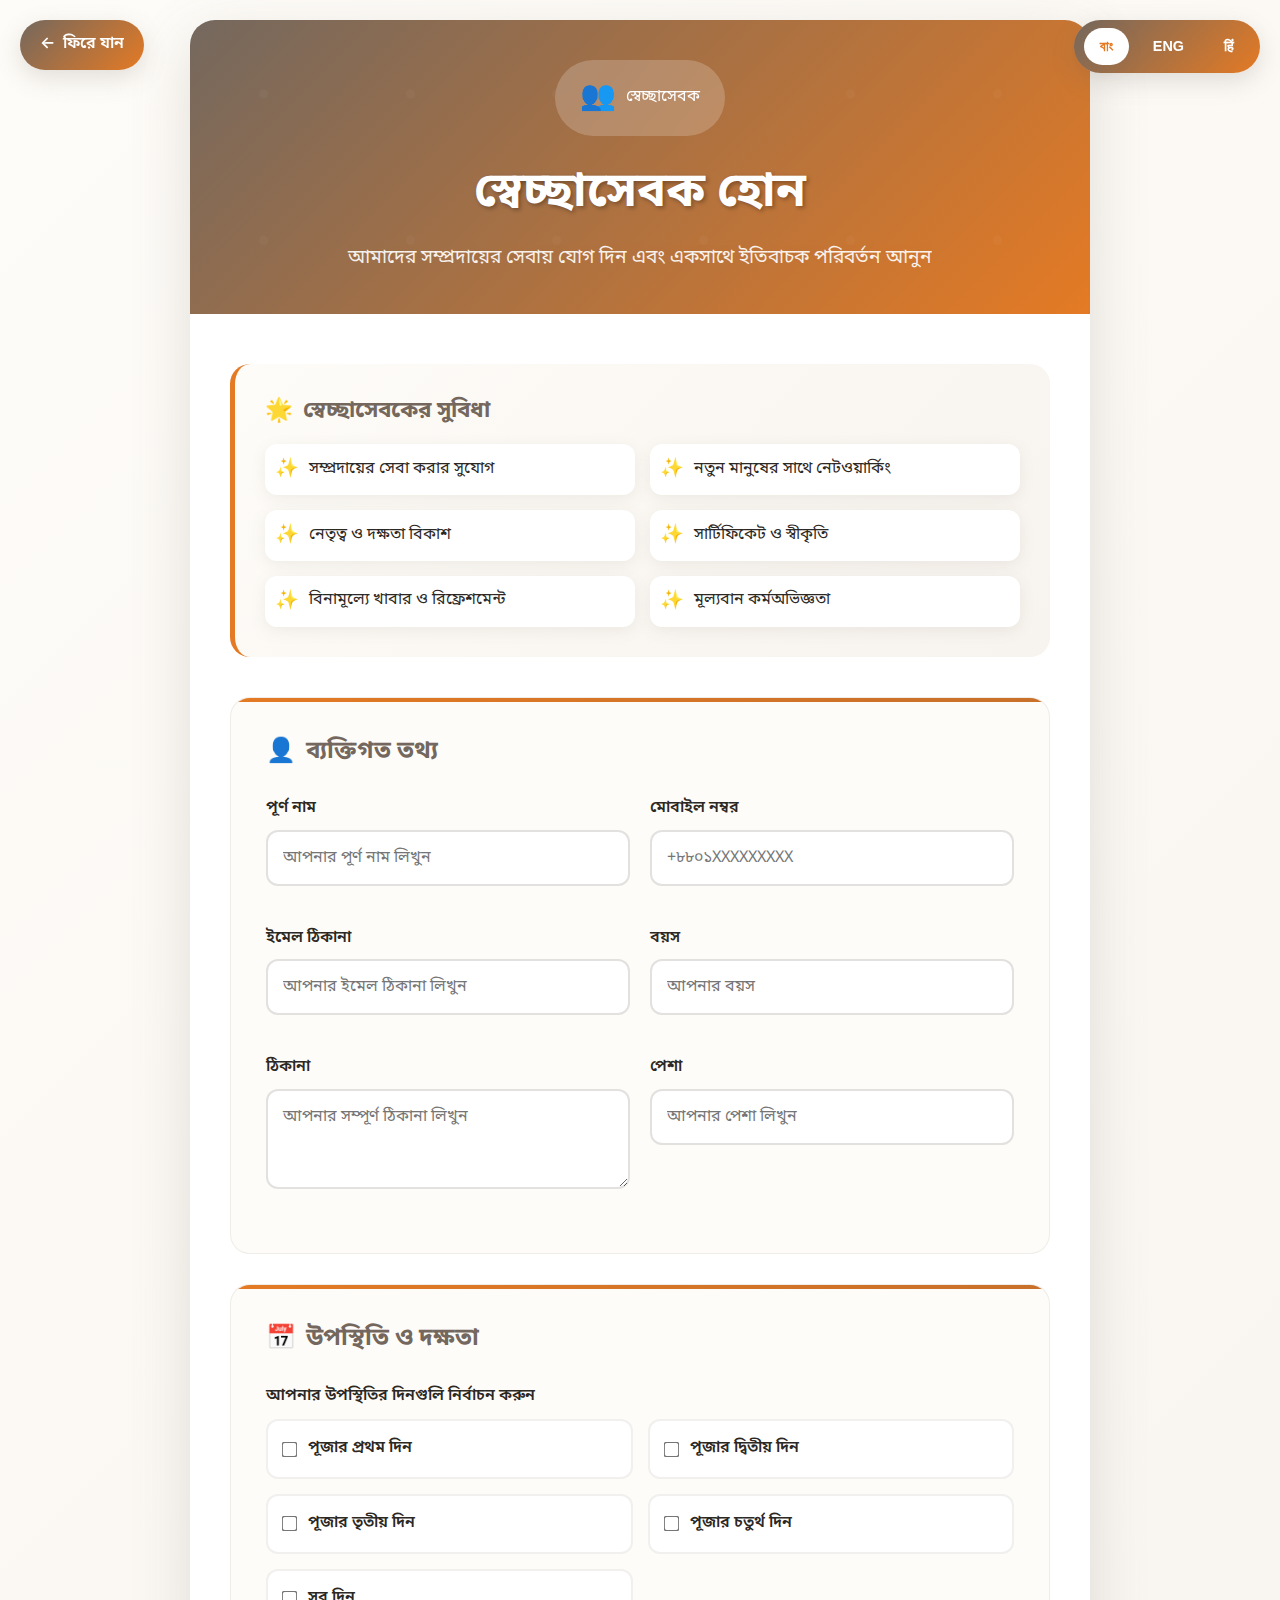
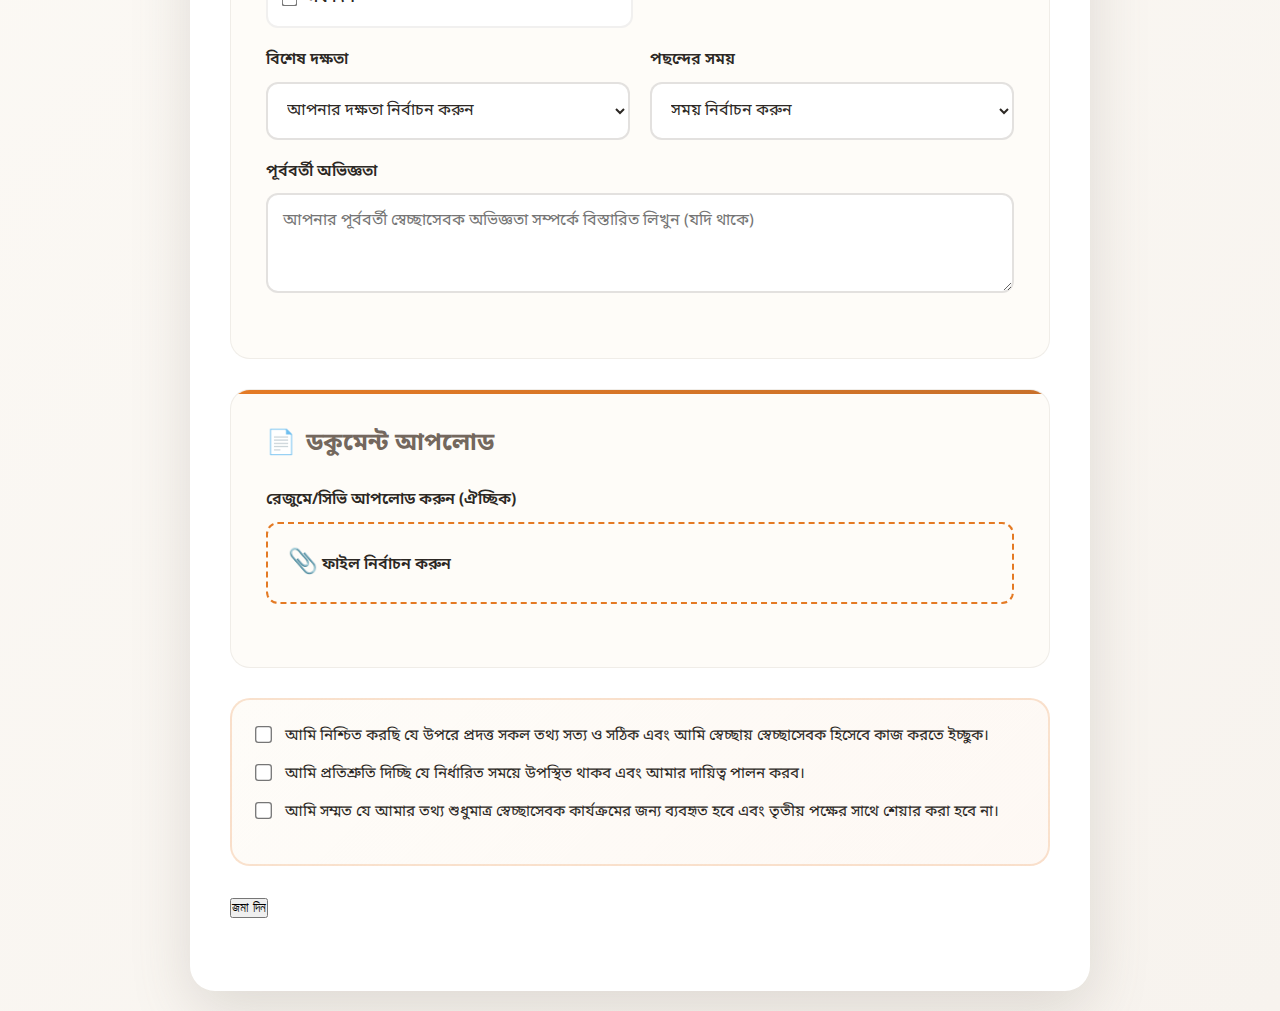
<file: emergency1.html>
<!DOCTYPE html>
<html lang="bn">
<head>
    <meta charset="UTF-8">
    <meta name="viewport" content="width=device-width, initial-scale=1.0">
    <title>স্বেচ্ছাসেবক হোন - Volunteer Registration</title>
    <link href="https://fonts.googleapis.com/css2?family=Noto+Sans+Bengali:wght@400;600;700&family=Inter:wght@400;600;700&family=Noto+Sans+Devanagari:wght@400;600;700&display=swap" rel="stylesheet">
    <style>
        :root {
            --pineapple: #74685E;
            --apricot: #E47A24;
            --dark-mango: #C8702A;
            --blood-orange: #BF2020;
            --candy-apple: #951421;
            --background-light: #FEFCF8;
            --background-medium: #F7F3EE;
            --text-dark: #2C2824;
            --text-light: #FFFFFF;
            --shadow-light: rgba(116, 104, 94, 0.1);
            --shadow-medium: rgba(116, 104, 94, 0.2);
            --shadow-heavy: rgba(116, 104, 94, 0.3);
            --gradient-warm: linear-gradient(135deg, var(--apricot), var(--dark-mango));
            --gradient-professional: linear-gradient(135deg, var(--pineapple), var(--apricot));
            --gradient-accent: linear-gradient(135deg, var(--blood-orange), var(--candy-apple));
        }

        * {
            box-sizing: border-box;
            margin: 0;
            padding: 0;
        }

        body {
            font-family: 'Noto Sans Bengali', 'Inter', sans-serif;
            background: linear-gradient(135deg, var(--background-light) 0%, var(--background-medium) 100%);
            color: var(--text-dark);
            line-height: 1.6;
            min-height: 100vh;
            display: flex;
            justify-content: center;
            align-items: center;
            padding: 20px;
            position: relative;
        }

        body.english {
            font-family: 'Inter', 'Noto Sans Bengali', sans-serif;
        }

        body.hindi {
            font-family: 'Noto Sans Devanagari', 'Inter', sans-serif;
        }

        .language-switcher {
            position: fixed;
            top: 20px;
            right: 20px;
            z-index: 1000;
            background: var(--gradient-professional);
            border-radius: 50px;
            padding: 8px;
            box-shadow: 0 8px 25px var(--shadow-medium);
            backdrop-filter: blur(10px);
        }

        .language-switcher button {
            background: transparent;
            border: none;
            color: var(--text-light);
            padding: 10px 16px;
            margin: 0 2px;
            border-radius: 25px;
            cursor: pointer;
            font-weight: 600;
            font-size: 0.9em;
            transition: all 0.3s ease;
        }

        .language-switcher button:hover {
            background: rgba(255, 255, 255, 0.2);
            transform: translateY(-2px);
        }

        .language-switcher button.active {
            background: var(--text-light);
            color: var(--apricot);
            box-shadow: 0 4px 15px var(--shadow-light);
        }

        .back-button {
            position: fixed;
            top: 20px;
            left: 20px;
            z-index: 1000;
            background: var(--gradient-professional);
            color: var(--text-light);
            border: none;
            padding: 12px 20px;
            border-radius: 50px;
            cursor: pointer;
            font-weight: 600;
            text-decoration: none;
            display: flex;
            align-items: center;
            gap: 8px;
            box-shadow: 0 8px 25px var(--shadow-medium);
            transition: all 0.3s ease;
        }

        .back-button:hover {
            transform: translateY(-2px);
            box-shadow: 0 12px 35px var(--shadow-medium);
        }

        .volunteer-form {
            max-width: 900px;
            width: 100%;
            background: var(--text-light);
            border-radius: 25px;
            box-shadow: 0 20px 60px var(--shadow-medium);
            overflow: hidden;
            position: relative;
            animation: slideUp 0.8s ease-out;
        }

        .form-header {
            background: var(--gradient-professional);
            color: var(--text-light);
            padding: 40px;
            text-align: center;
            position: relative;
            overflow: hidden;
        }

        .form-header::before {
            content: '';
            position: absolute;
            top: 0;
            left: 0;
            right: 0;
            bottom: 0;
            background: url('data:image/svg+xml,<svg xmlns="http://www.w3.org/2000/svg" viewBox="0 0 100 100"><defs><pattern id="volunteer-pattern" patternUnits="userSpaceOnUse" width="50" height="50"><circle cx="25" cy="25" r="1.5" fill="rgba(255,255,255,0.1)"/></pattern></defs><rect width="100" height="100" fill="url(%23volunteer-pattern)"/></svg>');
            opacity: 0.3;
        }

        .volunteer-badge {
            display: inline-flex;
            align-items: center;
            background: rgba(255, 255, 255, 0.2);
            backdrop-filter: blur(10px);
            padding: 15px 25px;
            border-radius: 50px;
            margin-bottom: 20px;
            animation: float 3s ease-in-out infinite;
            position: relative;
            z-index: 2;
        }

        .volunteer-icon {
            font-size: 1.8rem;
            margin-right: 10px;
            color: var(--text-light);
        }

        .form-title {
            font-size: clamp(2rem, 5vw, 3rem);
            font-weight: 700;
            margin-bottom: 10px;
            text-shadow: 2px 2px 4px rgba(0,0,0,0.3);
            position: relative;
            z-index: 2;
        }

        .form-subtitle {
            font-size: 1.2rem;
            opacity: 0.9;
            position: relative;
            z-index: 2;
            max-width: 600px;
            margin: 0 auto;
        }

        .form-content {
            padding: 50px 40px;
        }

        .benefits-section {
            background: linear-gradient(135deg, var(--background-light), var(--background-medium));
            border-radius: 20px;
            padding: 30px;
            margin-bottom: 40px;
            border-left: 5px solid var(--apricot);
            position: relative;
            overflow: hidden;
        }

        .benefits-section::before {
            content: '';
            position: absolute;
            top: -50%;
            right: -50%;
            width: 100px;
            height: 100px;
            background: radial-gradient(circle, rgba(228, 122, 36, 0.1) 0%, transparent 70%);
            border-radius: 50%;
        }

        .benefits-title {
            color: var(--pineapple);
            font-size: 1.4rem;
            font-weight: 700;
            margin-bottom: 15px;
            display: flex;
            align-items: center;
            gap: 10px;
        }

        .benefits-list {
            display: grid;
            grid-template-columns: repeat(auto-fit, minmax(250px, 1fr));
            gap: 15px;
            list-style: none;
            padding: 0;
        }

        .benefits-list li {
            display: flex;
            align-items: center;
            gap: 10px;
            padding: 10px;
            background: var(--text-light);
            border-radius: 12px;
            box-shadow: 0 4px 15px var(--shadow-light);
            transition: transform 0.3s ease;
        }

        .benefits-list li:hover {
            transform: translateY(-2px);
            box-shadow: 0 8px 25px var(--shadow-medium);
        }

        .benefits-list li::before {
            content: '✨';
            font-size: 1.2rem;
            color: var(--apricot);
        }

        .form-section {
            background: var(--background-light);
            border-radius: 20px;
            padding: 35px;
            margin-bottom: 30px;
            border: 1px solid rgba(116, 104, 94, 0.1);
            position: relative;
            overflow: hidden;
        }

        .form-section::before {
            content: '';
            position: absolute;
            top: 0;
            left: 0;
            right: 0;
            height: 4px;
            background: var(--gradient-warm);
        }

        .section-title {
            color: var(--pineapple);
            font-size: 1.5rem;
            font-weight: 700;
            margin-bottom: 25px;
            display: flex;
            align-items: center;
            gap: 10px;
        }

        .form-grid {
            display: grid;
            grid-template-columns: repeat(auto-fit, minmax(300px, 1fr));
            gap: 20px;
        }

        .form-group {
            margin-bottom: 20px;
        }

        .form-group label {
            display: block;
            margin-bottom: 8px;
            font-weight: 600;
            color: var(--text-dark);
            font-size: 1rem;
        }

        .form-group input,
        .form-group select,
        .form-group textarea {
            width: 100%;
            padding: 15px;
            border: 2px solid rgba(116, 104, 94, 0.2);
            border-radius: 12px;
            font-size: 1rem;
            background: var(--text-light);
            color: var(--text-dark);
            transition: all 0.3s ease;
            font-family: inherit;
        }

        .form-group input:focus,
        .form-group select:focus,
        .form-group textarea:focus {
            border-color: var(--apricot);
            outline: none;
            box-shadow: 0 0 0 4px rgba(228, 122, 36, 0.1);
            transform: translateY(-2px);
        }

        .form-group textarea {
            resize: vertical;
            min-height: 100px;
        }

        .checkbox-group {
            display: grid;
            grid-template-columns: repeat(auto-fit, minmax(250px, 1fr));
            gap: 15px;
            margin-top: 10px;
        }

        .checkbox-item {
            display: flex;
            align-items: center;
            padding: 15px;
            background: var(--text-light);
            border-radius: 12px;
            border: 2px solid rgba(116, 104, 94, 0.1);
            transition: all 0.3s ease;
            cursor: pointer;
        }

        .checkbox-item:hover {
            border-color: var(--apricot);
            transform: translateY(-2px);
            box-shadow: 0 4px 15px var(--shadow-light);
        }

        .checkbox-item input[type="checkbox"] {
            width: auto;
            margin-right: 12px;
            accent-color: var(--apricot);
            transform: scale(1.2);
        }

        .checkbox-item label {
            margin-bottom: 0;
            cursor: pointer;
            flex: 1;
        }

        .file-upload {
            position: relative;
            display: inline-block;
            width: 100%;
        }

        .file-upload input[type="file"] {
            position: absolute;
            opacity: 0;
            width: 100%;
            height: 100%;
            cursor: pointer;
        }

        .file-upload-label {
            display: flex;
            align-items: center;
            justify-content: center;
            gap: 10px;
            padding: 20px;
            border: 2px dashed var(--apricot);
            border-radius: 12px;
            background: var(--background-light);
            color: var(--pineapple);
            cursor: pointer;
            transition: all 0.3s ease;
            font-weight: 600;
        }

        .file-upload-label:hover {
            background: rgba(228, 122, 36, 0.1);
            transform: translateY(-2px);
        }

        .file-upload-icon {
            font-size: 1.5rem;
        }

        .consent-section {
            background: linear-gradient(135deg, var(--background-light), rgba(228, 122, 36, 0.05));
            border-radius: 20px;
            padding: 25px;
            margin: 30px 0;
            border: 2px solid rgba(228, 122, 36, 0.2);
        }

        .consent-item {
            display: flex;
            align-items: flex-start;
            gap: 15px;
            margin-bottom: 15px;
        }

        .consent-item input[type="checkbox"] {
            margin-top: 3px;
            accent-color: var(--apricot);
            transform: scale(1.3);
        }

        .consent-item label {
            color: var(--text-dark);
            font-size: 0.95rem;
            line-height: 1.5;
            cursor: pointer;
        }

        .submit-btn {
            width: 100%;
            background: var(--gradient-warm);
            color: var(--text-light);
            border: none;
            padding: 20px;
            font-size: 1.2rem;
            font-weight: 700;
            border-radius: 15px;
            cursor: pointer;
            transition: all 0.3s ease;
            margin-top: 30px;
            position: relative;
            overflow: hidden;
            box-shadow: 0 8px 25px var(--shadow-light);
        }

        .submit-btn::before {
            content: '';
            position: absolute;
            top: 0;
            left: -100%;
            width: 100%;
            height: 100%;
            background: rgba(255, 255, 255, 0.1);
            transition: left 0.4s ease;
        }

        .submit-btn:hover::before {
            left: 0;
        }

        .submit-btn:hover {
            transform: translateY(-3px);
            box-shadow: 0 12px 35px var(--shadow-medium);
        }

        .submit-btn:disabled {
            background: var(--shadow-medium);
            cursor: not-allowed;
            transform: none;
        }

        .required {
            color: var(--blood-orange);
        }

        .success-message {
            position: fixed;
            top: 50%;
            left: 50%;
            transform: translate(-50%, -50%);
            background: var(--text-light);
            padding: 30px;
            border-radius: 20px;
            box-shadow: 0 20px 60px var(--shadow-heavy);
            z-index: 2000;
            text-align: center;
            max-width: 500px;
            width: 90%;
            display: none;
        }

        .success-icon {
            font-size: 3rem;
            color: var(--apricot);
            margin-bottom: 20px;
        }

        @keyframes slideUp {
            from {
                opacity: 0;
                transform: translateY(50px);
            }
            to {
                opacity: 1;
                transform: translateY(0);
            }
        }

        @keyframes float {
            0%, 100% {
                transform: translateY(0px);
            }
            50% {
                transform: translateY(-10px);
            }
        }

        @keyframes pulse {
            0%, 100% {
                transform: scale(1);
            }
            50% {
                transform: scale(1.05);
            }
        }

        @media (max-width: 768px) {
            .form-content {
                padding: 30px 20px;
            }

            .form-section {
                padding: 25px;
            }

            .form-grid,
            .checkbox-group,
            .benefits-list {
                grid-template-columns: 1fr;
            }

            .language-switcher,
            .back-button {
                position: absolute;
            }

            .language-switcher {
                top: 10px;
                right: 10px;
                padding: 6px;
            }

            .back-button {
                top: 10px;
                left: 10px;
                padding: 10px 16px;
            }

            .form-header {
                padding: 30px 20px;
            }
        }

        .loading {
            display: inline-block;
            width: 20px;
            height: 20px;
            border: 3px solid rgba(255, 255, 255, 0.3);
            border-radius: 50%;
            border-top-color: var(--text-light);
            animation: spin 1s ease-in-out infinite;
        }

        @keyframes spin {
            to { transform: rotate(360deg); }
        }
    </style>
</head>
<body>
    <div class="language-switcher">
        <button class="lang-btn active" data-lang="bn">বাং</button>
        <button class="lang-btn" data-lang="en">ENG</button>
        <button class="lang-btn" data-lang="hi">हिं</button>
    </div>

    <a href="index.html" class="back-button" data-key="back-btn">
        <span>←</span>
        <span data-key="back-text">ফিরে যান</span>
    </a>

    <form class="volunteer-form" id="volunteerForm" novalidate>
        <div class="form-header">
            <div class="volunteer-badge">
                <span class="volunteer-icon">👥</span>
                <span data-key="volunteer-badge">VOLUNTEER</span>
            </div>
            <h1 class="form-title" data-key="form-title">স্বেচ্ছাসেবক হোন</h1>
            <p class="form-subtitle" data-key="form-subtitle">আমাদের সম্প্রদায়ের সেবায় যোগ দিন এবং একসাথে ইতিবাচক পরিবর্তন আনুন</p>
        </div>

        <div class="form-content">
            <div class="benefits-section">
                <h3 class="benefits-title">
                    <span>🌟</span>
                    <span data-key="benefits-title">স্বেচ্ছাসেবকের সুবিধা</span>
                </h3>
                <ul class="benefits-list">
                    <li data-key="benefit-1">সম্প্রদায়ের সেবা করার সুযোগ</li>
                    <li data-key="benefit-2">নতুন মানুষের সাথে নেটওয়ার্কিং</li>
                    <li data-key="benefit-3">নেতৃত্ব ও দক্ষতা বিকাশ</li>
                    <li data-key="benefit-4">সার্টিফিকেট ও স্বীকৃতি</li>
                    <li data-key="benefit-5">বিনামূল্যে খাবার ও রিফ্রেশমেন্ট</li>
                    <li data-key="benefit-6">মূল্যবান কর্মঅভিজ্ঞতা</li>
                </ul>
            </div>

            <div class="form-section">
                <h3 class="section-title">
                    <span>👤</span>
                    <span data-key="personal-info">ব্যক্তিগত তথ্য</span>
                </h3>
                
                <div class="form-grid">
                    <div class="form-group">
                        <label for="fullName" data-key="full-name">পূর্ণ নাম <span class="required">*</span></label>
                        <input type="text" id="fullName" name="fullName" data-key-placeholder="name-placeholder" placeholder="আপনার পূর্ণ নাম লিখুন" required>
                    </div>

                    <div class="form-group">
                        <label for="phoneNumber" data-key="phone-number">মোবাইল নম্বর <span class="required">*</span></label>
                        <input type="tel" id="phoneNumber" name="phoneNumber" data-key-placeholder="phone-placeholder" placeholder="+৮৮০১XXXXXXXXX" required>
                    </div>

                    <div class="form-group">
                        <label for="email" data-key="email">ইমেল ঠিকানা <span class="required">*</span></label>
                        <input type="email" id="email" name="email" data-key-placeholder="email-placeholder" placeholder="আপনার ইমেল ঠিকানা লিখুন" required>
                    </div>

                    <div class="form-group">
                        <label for="age" data-key="age">বয়স <span class="required">*</span></label>
                        <input type="number" id="age" name="age" min="16" max="80" data-key-placeholder="age-placeholder" placeholder="আপনার বয়স" required>
                    </div>

                    <div class="form-group">
                        <label for="address" data-key="address">ঠিকানা <span class="required">*</span></label>
                        <textarea id="address" name="address" data-key-placeholder="address-placeholder" placeholder="আপনার সম্পূর্ণ ঠিকানা লিখুন" required></textarea>
                    </div>

                    <div class="form-group">
                        <label for="occupation" data-key="occupation">পেশা</label>
                        <input type="text" id="occupation" name="occupation" data-key-placeholder="occupation-placeholder" placeholder="আপনার পেশা লিখুন">
                    </div>
                </div>
            </div>

            <div class="form-section">
                <h3 class="section-title">
                    <span>📅</span>
                    <span data-key="availability-title">উপস্থিতি ও দক্ষতা</span>
                </h3>

                <div class="form-group">
                    <label data-key="availability-label">আপনার উপস্থিতির দিনগুলি নির্বাচন করুন <span class="required">*</span></label>
                    <div class="checkbox-group">
                        <div class="checkbox-item">
                            <input type="checkbox" id="day1" name="availability" value="day1" required>
                            <label for="day1" data-key="day-1">পূজার প্রথম দিন</label>
                        </div>
                        <div class="checkbox-item">
                            <input type="checkbox" id="day2" name="availability" value="day2">
                            <label for="day2" data-key="day-2">পূজার দ্বিতীয় দিন</label>
                        </div>
                        <div class="checkbox-item">
                            <input type="checkbox" id="day3" name="availability" value="day3">
                            <label for="day3" data-key="day-3">পূজার তৃতীয় দিন</label>
                        </div>
                        <div class="checkbox-item">
                            <input type="checkbox" id="day4" name="availability" value="day4">
                            <label for="day4" data-key="day-4">পূজার চতুর্থ দিন</label>
                        </div>
                        <div class="checkbox-item">
                            <input type="checkbox" id="all-days" name="availability" value="all">
                            <label for="all-days" data-key="all-days">সব দিন</label>
                        </div>
                    </div>
                </div>

                <div class="form-grid">
                    <div class="form-group">
                        <label for="skills" data-key="skills">বিশেষ দক্ষতা</label>
                        <select id="skills" name="skills">
                            <option value="" data-key="select-skill">আপনার দক্ষতা নির্বাচন করুন</option>
                            <option value="medical" data-key="medical-skill">চিকিৎসা সেবা</option>
                            <option value="crowd_management" data-key="crowd-skill">জনতা নিয়ন্ত্রণ</option>
                            <option value="technical" data-key="technical-skill">প্রযুক্তিগত সহায়তা</option>
                            <option value="cooking" data-key="cooking-skill">রান্না ও পরিবেশনা</option>
                            <option value="decoration" data-key="decoration-skill">সাজসজ্জা</option>
                            <option value="security" data-key="security-skill">নিরাপত্তা</option>
                            <option value="photography" data-key="photography-skill">ফটোগ্রাফি/ভিডিওগ্রাফি</option>
                            <option value="other" data-key="other-skill">অন্যান্য</option>
                        </select>
                    </div>

                    <div class="form-group">
                        <label for="timeSlot" data-key="time-slot">পছন্দের সময়</label>
                        <select id="timeSlot" name="timeSlot">
                            <option value="" data-key="select-time">সময় নির্বাচন করুন</option>
                            <option value="morning" data-key="morning">সকাল (৮:০০ - ১২:০০)</option>
                            <option value="afternoon" data-key="afternoon">দুপুর (১২:০০ - ১৬:০০)</option>
                            <option value="evening" data-key="evening">সন্ধ্যা (১৬:০০ - ২০:০০)</option>
                            <option value="night" data-key="night">রাত (২০:০০ - ২৪:০০)</option>
                            <option value="flexible" data-key="flexible">যেকোনো সময়</option>
                        </select>
                    </div>
                </div>

                <div class="form-group">
                    <label for="previousExperience" data-key="previous-experience">পূর্ববর্তী অভিজ্ঞতা</label>
                    <textarea id="previousExperience" name="previousExperience" data-key-placeholder="experience-placeholder" placeholder="আপনার পূর্ববর্তী স্বেচ্ছাসেবক অভিজ্ঞতা সম্পর্কে বিস্তারিত লিখুন (যদি থাকে)"></textarea>
                </div>
            </div>

            <div class="form-section">
                <h3 class="section-title">
                    <span>📄</span>
                    <span data-key="documents-title">ডকুমেন্ট আপলোড</span>
                </h3>

                <div class="form-group">
                    <label data-key="resume-label">রেজুমে/সিভি আপলোড করুন (ঐচ্ছিক)</label>
                    <div class="file-upload">
                        <input type="file" id="resume" name="resume" accept=".pdf,.doc,.docx">
                        <label for="resume" class="file-upload-label">
                            <span class="file-upload-icon">📎</span>
                            <span data-key="file-upload-text">ফাইল নির্বাচন করুন</span>
                        </label>
                    </div>
                </div>
            </div>

            <div class="consent-section">
                <div class="consent-item">
                    <input type="checkbox" id="terms" name="terms" required>
                    <label for="terms" data-key="terms-text">আমি নিশ্চিত করছি যে উপরে প্রদত্ত সকল তথ্য সত্য ও সঠিক এবং আমি স্বেচ্ছায় স্বেচ্ছাসেবক হিসেবে কাজ করতে ইচ্ছুক।</label>
                </div>
                <div class="consent-item">
                    <input type="checkbox" id="commitment" name="commitment" required>
                    <label for="commitment" data-key="commitment-text">আমি প্রতিশ্রুতি দিচ্ছি যে নির্ধারিত সময়ে উপস্থিত থাকব এবং আমার দায়িত্ব পালন করব।</label>
                </div>
                <div class="consent-item">
                    <input type="checkbox" id="dataConsent" name="dataConsent" required>
                    <label for="dataConsent" data-key="data-consent-text">আমি সম্মত যে আমার তথ্য শুধুমাত্র স্বেচ্ছাসেবক কার্যক্রমের জন্য ব্যবহৃত হবে এবং তৃতীয় পক্ষের সাথে শেয়ার করা হবে না।</label>
                </div>
            </div>

            <div class="form-group">
                <button type="submit" class="cta-button">জমা দিন</button>
            </div>
        </div>

        <script>
// Language translations
// (reuse the translations object from your main site, extend with form keys)
const translations = {
  bn: {
    'back-text': 'ফিরে যান',
    'volunteer-badge': 'স্বেচ্ছাসেবক',
    'form-title': 'স্বেচ্ছাসেবক হোন',
    'form-subtitle': 'আমাদের সম্প্রদায়ের সেবায় যোগ দিন এবং একসাথে ইতিবাচক পরিবর্তন আনুন',
    'benefits-title': 'স্বেচ্ছাসেবকের সুবিধা',
    'benefit-1': 'সম্প্রদায়ের সেবা করার সুযোগ',
    'benefit-2': 'নতুন মানুষের সাথে নেটওয়ার্কিং',
    'benefit-3': 'নেতৃত্ব ও দক্ষতা বিকাশ',
    'benefit-4': 'সার্টিফিকেট ও স্বীকৃতি',
    'benefit-5': 'বিনামূল্যে খাবার ও রিফ্রেশমেন্ট',
    'benefit-6': 'মূল্যবান কর্মঅভিজ্ঞতা',
    'personal-info': 'ব্যক্তিগত তথ্য',
    'full-name': 'পূর্ণ নাম',
    'name-placeholder': 'আপনার পূর্ণ নাম লিখুন',
    'phone-number': 'মোবাইল নম্বর',
    'phone-placeholder': '+৮৮০১XXXXXXXXX',
    'email': 'ইমেল ঠিকানা',
    'email-placeholder': 'আপনার ইমেল ঠিকানা লিখুন',
    'age': 'বয়স',
    'age-placeholder': 'আপনার বয়স',
    'address': 'ঠিকানা',
    'address-placeholder': 'আপনার সম্পূর্ণ ঠিকানা লিখুন',
    'occupation': 'পেশা',
    'occupation-placeholder': 'আপনার পেশা লিখুন',
    'availability-title': 'উপস্থিতি ও দক্ষতা',
    'availability-label': 'আপনার উপস্থিতির দিনগুলি নির্বাচন করুন',
    'day-1': 'পূজার প্রথম দিন',
    'day-2': 'পূজার দ্বিতীয় দিন',
    'day-3': 'পূজার তৃতীয় দিন',
    'day-4': 'পূজার চতুর্থ দিন',
    'all-days': 'সব দিন',
    'skills': 'বিশেষ দক্ষতা',
    'select-skill': 'আপনার দক্ষতা নির্বাচন করুন',
    'medical-skill': 'চিকিৎসা সেবা',
    'crowd-skill': 'জনতা নিয়ন্ত্রণ',
    'technical-skill': 'প্রযুক্তিগত সহায়তা',
    'cooking-skill': 'রান্না ও পরিবেশনা',
    'decoration-skill': 'সাজসজ্জা',
    'security-skill': 'নিরাপত্তা',
    'photography-skill': 'ফটোগ্রাফি/ভিডিওগ্রাফি',
    'other-skill': 'অন্যান্য',
    'time-slot': 'পছন্দের সময়',
    'select-time': 'সময় নির্বাচন করুন',
    'morning': 'সকাল (৮:০০ - ১২:০০)',
    'afternoon': 'দুপুর (১২:০০ - ১৬:০০)',
    'evening': 'সন্ধ্যা (১৬:০০ - ২০:০০)',
    'night': 'রাত (২০:০০ - ২৪:০০)',
    'flexible': 'যেকোনো সময়',
    'previous-experience': 'পূর্ববর্তী অভিজ্ঞতা',
    'experience-placeholder': 'আপনার পূর্ববর্তী স্বেচ্ছাসেবক অভিজ্ঞতা সম্পর্কে বিস্তারিত লিখুন (যদি থাকে)',
    'documents-title': 'ডকুমেন্ট আপলোড',
    'resume-label': 'রেজুমে/সিভি আপলোড করুন (ঐচ্ছিক)',
    'file-upload-text': 'ফাইল নির্বাচন করুন',
    'terms-text': 'আমি নিশ্চিত করছি যে উপরে প্রদত্ত সকল তথ্য সত্য ও সঠিক এবং আমি স্বেচ্ছায় স্বেচ্ছাসেবক হিসেবে কাজ করতে ইচ্ছুক।',
    'commitment-text': 'আমি প্রতিশ্রুতি দিচ্ছি যে নির্ধারিত সময়ে উপস্থিত থাকব এবং আমার দায়িত্ব পালন করব।',
    'data-consent-text': 'আমি সম্মত যে আমার তথ্য শুধুমাত্র স্বেচ্ছাসেবক কার্যক্রমের জন্য ব্যবহৃত হবে এবং তৃতীয় পক্ষের সাথে শেয়ার করা হবে না।',
    'submit-btn': 'জমা দিন'
  },
  en: {
    'back-text': 'Back',
    'volunteer-badge': 'VOLUNTEER',
    'form-title': 'Become a Volunteer',
    'form-subtitle': 'Join our community in service and bring positive change together.',
    'benefits-title': 'Benefits of Volunteering',
    'benefit-1': 'Opportunity to serve the community',
    'benefit-2': 'Networking with new people',
    'benefit-3': 'Leadership and skill development',
    'benefit-4': 'Certificates and recognition',
    'benefit-5': 'Free food and refreshments',
    'benefit-6': 'Valuable work experience',
    'personal-info': 'Personal Information',
    'full-name': 'Full Name',
    'name-placeholder': 'Enter your full name',
    'phone-number': 'Mobile Number',
    'phone-placeholder': '+8801XXXXXXXXX',
    'email': 'Email Address',
    'email-placeholder': 'Enter your email address',
    'age': 'Age',
    'age-placeholder': 'Enter your age',
    'address': 'Address',
    'address-placeholder': 'Enter your full address',
    'occupation': 'Occupation',
    'occupation-placeholder': 'Enter your occupation',
    'availability-title': 'Availability & Skills',
    'availability-label': 'Select your available days',
    'day-1': 'First day of Puja',
    'day-2': 'Second day of Puja',
    'day-3': 'Third day of Puja',
    'day-4': 'Fourth day of Puja',
    'all-days': 'All days',
    'skills': 'Special Skills',
    'select-skill': 'Select your skill',
    'medical-skill': 'Medical Assistance',
    'crowd-skill': 'Crowd Management',
    'technical-skill': 'Technical Support',
    'cooking-skill': 'Cooking & Serving',
    'decoration-skill': 'Decoration',
    'security-skill': 'Security',
    'photography-skill': 'Photography/Videography',
    'other-skill': 'Other',
    'time-slot': 'Preferred Time',
    'select-time': 'Select time',
    'morning': 'Morning (8:00 - 12:00)',
    'afternoon': 'Afternoon (12:00 - 16:00)',
    'evening': 'Evening (16:00 - 20:00)',
    'night': 'Night (20:00 - 24:00)',
    'flexible': 'Flexible',
    'previous-experience': 'Previous Experience',
    'experience-placeholder': 'Describe your past volunteering experience (if any)',
    'documents-title': 'Document Upload',
    'resume-label': 'Upload Resume/CV (optional)',
    'file-upload-text': 'Choose File',
    'terms-text': 'I confirm that all the above information is true and I voluntarily agree to work as a volunteer.',
    'commitment-text': 'I promise to be present at the scheduled time and fulfill my responsibilities.',
    'data-consent-text': 'I agree that my information will only be used for volunteer activities and not shared with third parties.',
    'submit-btn': 'Submit'
  },
  hi: {
    'back-text': 'वापस जाएं',
    'volunteer-badge': 'स्वयंसेवक',
    'form-title': 'स्वयंसेवक बनें',
    'form-subtitle': 'हमारे समुदाय की सेवा में जुड़ें और मिलकर सकारात्मक बदलाव लाएं।',
    'benefits-title': 'स्वयंसेवा के लाभ',
    'benefit-1': 'समुदाय की सेवा करने का अवसर',
    'benefit-2': 'नए लोगों से नेटवर्किंग',
    'benefit-3': 'नेतृत्व और कौशल विकास',
    'benefit-4': 'प्रमाणपत्र और मान्यता',
    'benefit-5': 'मुफ्त भोजन और रिफ्रेशमेंट',
    'benefit-6': 'मूल्यवान कार्य अनुभव',
    'personal-info': 'व्यक्तिगत जानकारी',
    'full-name': 'पूरा नाम',
    'name-placeholder': 'अपना पूरा नाम दर्ज करें',
    'phone-number': 'मोबाइल नंबर',
    'phone-placeholder': '+91XXXXXXXXXX',
    'email': 'ईमेल पता',
    'email-placeholder': 'अपना ईमेल पता दर्ज करें',
    'age': 'आयु',
    'age-placeholder': 'अपनी आयु दर्ज करें',
    'address': 'पता',
    'address-placeholder': 'अपना पूरा पता दर्ज करें',
    'occupation': 'पेशा',
    'occupation-placeholder': 'अपना पेशा दर्ज करें',
    'availability-title': 'उपलब्धता और कौशल',
    'availability-label': 'अपनी उपलब्ध तिथियां चुनें',
    'day-1': 'पूजा का पहला दिन',
    'day-2': 'पूजा का दूसरा दिन',
    'day-3': 'पूजा का तीसरा दिन',
    'day-4': 'पूजा का चौथा दिन',
    'all-days': 'सभी दिन',
    'skills': 'विशेष कौशल',
    'select-skill': 'अपना कौशल चुनें',
    'medical-skill': 'चिकित्सा सेवा',
    'crowd-skill': 'भीड़ नियंत्रण',
    'technical-skill': 'तकनीकी सहायता',
    'cooking-skill': 'खाना बनाना और परोसना',
    'decoration-skill': 'सजावट',
    'security-skill': 'सुरक्षा',
    'photography-skill': 'फोटोग्राफी/वीडियोग्राफी',
    'other-skill': 'अन्य',
    'time-slot': 'पसंदीदा समय',
    'select-time': 'समय चुनें',
    'morning': 'सुबह (8:00 - 12:00)',
    'afternoon': 'दोपहर (12:00 - 16:00)',
    'evening': 'शाम (16:00 - 20:00)',
    'night': 'रात (20:00 - 24:00)',
    'flexible': 'कभी भी',
    'previous-experience': 'पिछला अनुभव',
    'experience-placeholder': 'अपना पिछला स्वयंसेवा अनुभव बताएं (यदि कोई हो)',
    'documents-title': 'दस्तावेज अपलोड',
    'resume-label': 'रिज़्यूमे/सीवी अपलोड करें (वैकल्पिक)',
    'file-upload-text': 'फ़ाइल चुनें',
    'terms-text': 'मैं पुष्टि करता हूं कि ऊपर दी गई सभी जानकारी सही है और मैं स्वेच्छा से स्वयंसेवक के रूप में कार्य करने के लिए सहमत हूं।',
    'commitment-text': 'मैं वादा करता हूं कि निर्धारित समय पर उपस्थित रहूंगा और अपनी जिम्मेदारियां पूरी करूंगा।',
    'data-consent-text': 'मैं सहमत हूं कि मेरी जानकारी केवल स्वयंसेवा गतिविधियों के लिए उपयोग की जाएगी और तीसरे पक्ष के साथ साझा नहीं की जाएगी।',
    'submit-btn': 'जमा करें'
  }
};

// =======================
// Language switching
// =======================
function updateLanguage(lang) {
  document.documentElement.lang = lang;
  document.body.classList.remove('english', 'hindi');
  if (lang === 'en') document.body.classList.add('english');
  if (lang === 'hi') document.body.classList.add('hindi');

  document.querySelectorAll('[data-key]').forEach(el => {
    const key = el.getAttribute('data-key');
    if (translations[lang][key]) {
      el.textContent = translations[lang][key];
    }
  });

  document.querySelectorAll('[data-key-placeholder]').forEach(el => {
    const key = el.getAttribute('data-key-placeholder');
    if (translations[lang][key]) {
      el.placeholder = translations[lang][key];
    }
  });

  document.querySelectorAll('.lang-btn').forEach(btn => {
    btn.classList.toggle('active', btn.getAttribute('data-lang') === lang);
  });

  localStorage.setItem('preferred-language', lang);
}

document.addEventListener('DOMContentLoaded', () => {
  const savedLang = localStorage.getItem('preferred-language') || 'bn';
  updateLanguage(savedLang);

  document.querySelectorAll('.lang-btn').forEach(btn => {
    btn.addEventListener('click', () => updateLanguage(btn.getAttribute('data-lang')));
  });

  // =======================
  // Form Submission Handling
  // =======================
  const form = document.getElementById('volunteerForm');
  form.addEventListener('submit', e => {
    e.preventDefault();
    const submitBtn = form.querySelector('button[type="submit"]');
    submitBtn.disabled = true;
    const original = submitBtn.innerHTML;
    submitBtn.innerHTML = '<span class="loading"></span>';

    setTimeout(() => {
      submitBtn.disabled = false;
      submitBtn.innerHTML = original;
      alert('✅ Thank you! Your volunteer registration has been submitted.');
      form.reset();
    }, 2000); // simulate async
  });
});
</script>
</file>
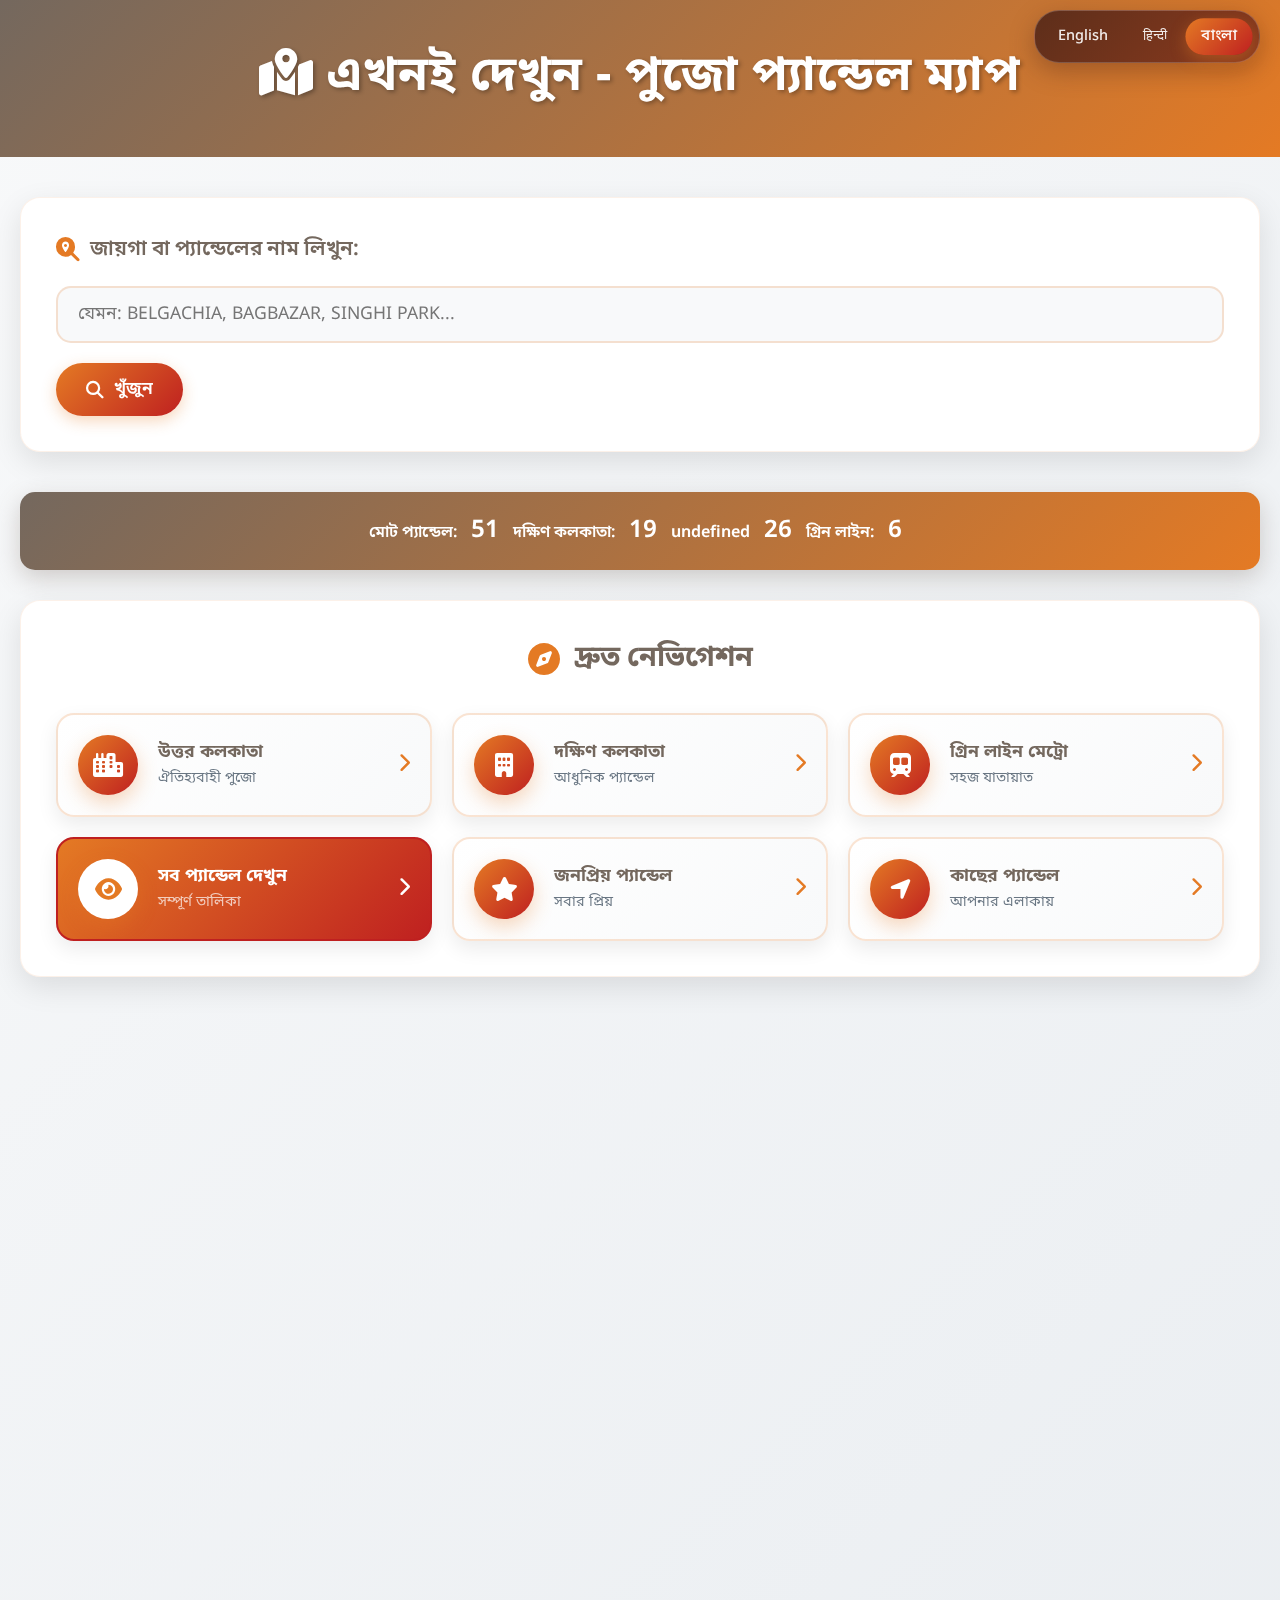
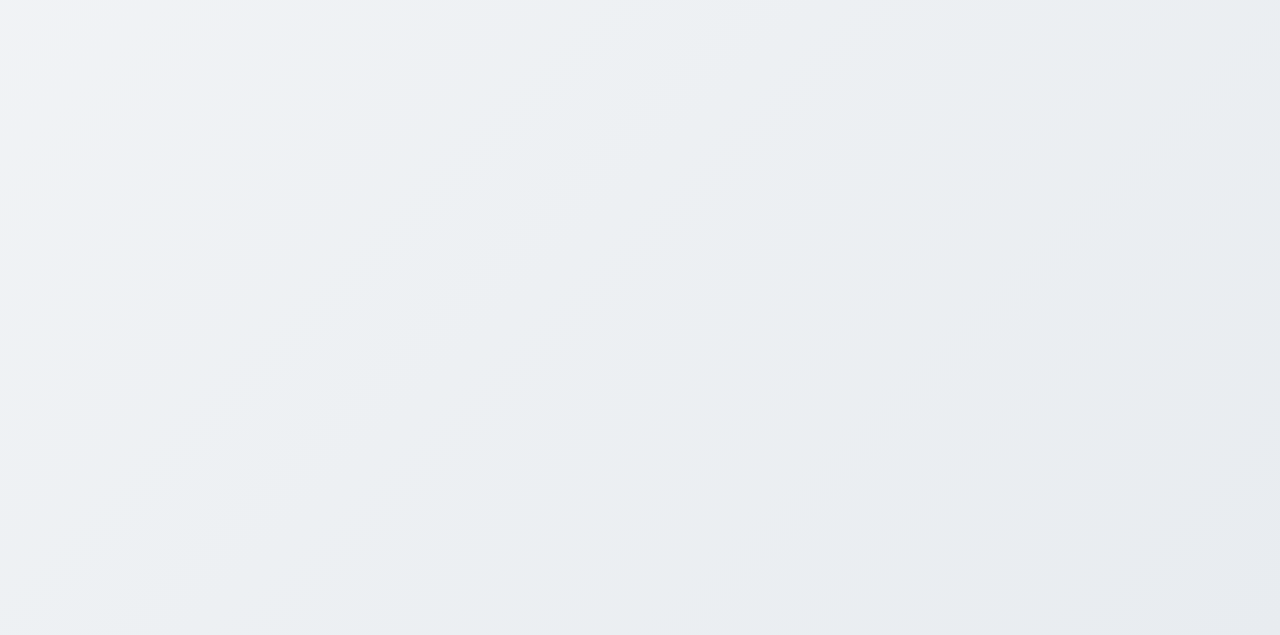
<file: pandelmap.html>
<!DOCTYPE html>
<html lang="bn">
<head>
  <meta charset="UTF-8">
  <meta name="viewport" content="width=device-width, initial-scale=1.0">
  <title>এখনই দেখুন - পুজো প্যান্ডেল ম্যাপ</title>
  <link href="https://fonts.googleapis.com/css2?family=Noto+Sans+Bengali:wght@300;400;500;600;700&display=swap" rel="stylesheet">
  <link href="https://cdnjs.cloudflare.com/ajax/libs/font-awesome/6.4.0/css/all.min.css" rel="stylesheet">
  <style>
    * {
      margin: 0;
      padding: 0;
      box-sizing: border-box;
    }

    :root {
      --pineapple: #74685E;
      --apricot: #E47A24;
      --blood-orange: #BF2020;
      --candy-apple: #951421;
      --white: #ffffff;
      --light-gray: #f8f9fa;
      --text-dark: #2c3e50;
      --shadow: rgba(0, 0, 0, 0.1);
      --shadow-hover: rgba(0, 0, 0, 0.15);
    }

    body {
      font-family: 'Noto Sans Bengali', sans-serif;
      background: linear-gradient(135deg, var(--light-gray) 0%, #e8ecf0 100%);
      color: var(--text-dark);
      line-height: 1.6;
      overflow-x: hidden;
    }

    /* Floating particles background */
    .particles {
      position: fixed;
      top: 0;
      left: 0;
      width: 100%;
      height: 100%;
      z-index: -1;
      pointer-events: none;
    }

    .particle {
      position: absolute;
      background: var(--apricot);
      border-radius: 50%;
      opacity: 0.1;
      animation: float 8s infinite linear;
    }

    @keyframes float {
      0% { transform: translateY(100vh) rotate(0deg); }
      100% { transform: translateY(-100px) rotate(360deg); }
    }

    /* Header Styles */
    header {
      background: linear-gradient(135deg, var(--pineapple) 0%, var(--apricot) 100%);
      padding: 40px 20px;
      text-align: center;
      position: relative;
      overflow: hidden;
    }

    header::before {
      content: '';
      position: absolute;
      top: 0;
      left: 0;
      right: 0;
      bottom: 0;
      background: url('data:image/svg+xml,<svg xmlns="http://www.w3.org/2000/svg" viewBox="0 0 100 20"><defs><radialGradient id="a" cx="50%" cy="0%" r="50%"><stop offset="0%" stop-color="white" stop-opacity="0.1"/><stop offset="100%" stop-color="white" stop-opacity="0"/></radialGradient></defs><ellipse cx="50" cy="0" rx="50" ry="20" fill="url(%23a)"/></svg>') center/cover;
      animation: headerPulse 4s ease-in-out infinite;
    }

    @keyframes headerPulse {
      0%, 100% { opacity: 0.3; }
      50% { opacity: 0.6; }
    }

    header h1 {
      font-size: clamp(1.8rem, 4vw, 3rem);
      font-weight: 700;
      color: var(--white);
      text-shadow: 2px 2px 4px rgba(0,0,0,0.3);
      position: relative;
      z-index: 1;
      animation: slideInDown 1s ease-out;
      letter-spacing: 1px;
    }

    @keyframes slideInDown {
      from {
        opacity: 0;
        transform: translateY(-50px);
      }
      to {
        opacity: 1;
        transform: translateY(0);
      }
    }

     /* Language Switcher Styles */
    .language-switcher {
      display: flex;
      gap: 5px;
      background: linear-gradient(135deg, #5d2e1a, #8b3a1e);
      backdrop-filter: blur(10px);
      padding: 8px;
      border-radius: 25px;
      box-shadow: 0 8px 25px rgba(93, 46, 26, 0.4);
      border: 1px solid rgba(255, 255, 255, 0.2);
    }

    .lang-btn {
      padding: 8px 15px;
      border: none;
      border-radius: 20px;
      font-size: 0.9rem;
      font-weight: 500;
      font-family: 'Noto Sans Bengali', sans-serif;
      cursor: pointer;
      transition: all 0.3s cubic-bezier(0.175, 0.885, 0.32, 1.275);
      background: transparent;
      color: rgba(255, 255, 255, 0.9);
      position: relative;
      overflow: hidden;
    }

    .lang-btn::before {
      content: '';
      position: absolute;
      top: 0;
      left: -100%;
      width: 100%;
      height: 100%;
      background: linear-gradient(90deg, transparent, rgba(255, 255, 255, 0.15), transparent);
      transition: left 0.5s;
    }

    .lang-btn:hover::before {
      left: 100%;
    }

    .lang-btn:hover {
      transform: translateY(-2px);
      color: var(--white);
      background: rgba(139, 58, 30, 0.3);
      box-shadow: 0 5px 15px rgba(93, 46, 26, 0.3);
    }

    .lang-btn.active {
      background: linear-gradient(135deg, var(--apricot), var(--blood-orange));
      color: var(--white);
      transform: scale(1.05);
      box-shadow: 0 5px 15px rgba(228, 122, 36, 0.4);
    }

    .lang-btn.active:hover {
      background: linear-gradient(135deg, var(--blood-orange), var(--candy-apple));
      transform: scale(1.05) translateY(-2px);
      box-shadow: 0 8px 20px rgba(228, 122, 36, 0.5);
    }

    /* Main Container */
    main {
      padding: 40px 20px;
      max-width: 1400px;
      margin: 0 auto;
      position: relative;
    }

    /* Search Section */
    .search-section {
      background: var(--white);
      border-radius: 20px;
      padding: 35px;
      margin-bottom: 40px;
      box-shadow: 0 10px 30px var(--shadow);
      border: 1px solid rgba(228, 122, 36, 0.1);
      position: relative;
      overflow: hidden;
      animation: fadeInUp 0.8s ease-out;
    }

    .search-section::before {
      content: '';
      position: absolute;
      top: 0;
      left: -100%;
      width: 100%;
      height: 100%;
      background: linear-gradient(90deg, transparent, rgba(228, 122, 36, 0.1), transparent);
      transition: left 0.5s;
    }

    .search-section:hover::before {
      left: 100%;
    }

    .search-label {
      display: flex;
      align-items: center;
      gap: 10px;
      font-size: 1.3rem;
      font-weight: 600;
      color: var(--pineapple);
      margin-bottom: 20px;
    }

    .search-label i {
      color: var(--apricot);
      font-size: 1.5rem;
    }

    .search-input {
      width: 100%;
      padding: 15px 20px;
      border: 2px solid rgba(228, 122, 36, 0.2);
      border-radius: 15px;
      font-size: 1.1rem;
      font-family: 'Noto Sans Bengali', sans-serif;
      transition: all 0.3s ease;
      background: var(--light-gray);
    }

    .search-input:focus {
      outline: none;
      border-color: var(--apricot);
      box-shadow: 0 0 20px rgba(228, 122, 36, 0.2);
      background: var(--white);
    }

    .search-btn {
      display: inline-flex;
      align-items: center;
      gap: 10px;
      background: linear-gradient(135deg, var(--apricot), var(--blood-orange));
      color: var(--white);
      padding: 15px 30px;
      border: none;
      border-radius: 50px;
      font-size: 1.1rem;
      font-weight: 600;
      cursor: pointer;
      margin-top: 20px;
      transition: all 0.3s ease;
      box-shadow: 0 5px 15px rgba(228, 122, 36, 0.3);
      font-family: 'Noto Sans Bengali', sans-serif;
    }

    .search-btn:hover {
      transform: translateY(-3px);
      box-shadow: 0 8px 25px rgba(228, 122, 36, 0.4);
      background: linear-gradient(135deg, var(--blood-orange), var(--candy-apple));
    }

    /* Stats Counter */
    .stats-bar {
      background: linear-gradient(135deg, var(--pineapple), var(--apricot));
      color: var(--white);
      padding: 20px;
      border-radius: 15px;
      margin-bottom: 30px;
      text-align: center;
      font-weight: 600;
      box-shadow: 0 8px 25px rgba(116, 104, 94, 0.3);
    }

    .stats-counter {
      font-size: 1.5rem;
      margin: 0 10px;
    }

    /* Quick Navigation Section */
    .quick-nav-section {
      background: var(--white);
      border-radius: 20px;
      padding: 35px;
      margin-bottom: 40px;
      box-shadow: 0 10px 30px var(--shadow);
      border: 1px solid rgba(228, 122, 36, 0.1);
      position: relative;
      overflow: hidden;
      animation: fadeInUp 0.8s ease-out;
    }

    .quick-nav-section::before {
      content: '';
      position: absolute;
      top: 0;
      left: -100%;
      width: 100%;
      height: 100%;
      background: linear-gradient(90deg, transparent, rgba(228, 122, 36, 0.1), transparent);
      transition: left 0.5s;
    }

    .quick-nav-section:hover::before {
      left: 100%;
    }

    .nav-title {
      display: flex;
      align-items: center;
      gap: 15px;
      font-size: 1.8rem;
      font-weight: 700;
      color: var(--pineapple);
      margin-bottom: 30px;
      text-align: center;
      justify-content: center;
    }

    .nav-title i {
      color: var(--apricot);
      font-size: 2rem;
      animation: rotate 3s linear infinite;
    }

    @keyframes rotate {
      from { transform: rotate(0deg); }
      to { transform: rotate(360deg); }
    }

    .button-grid {
      display: grid;
      grid-template-columns: repeat(auto-fit, minmax(280px, 1fr));
      gap: 20px;
    }

    .nav-btn {
      display: flex;
      align-items: center;
      gap: 20px;
      background: linear-gradient(135deg, var(--white), var(--light-gray));
      border: 2px solid rgba(228, 122, 36, 0.2);
      border-radius: 18px;
      padding: 20px;
      cursor: pointer;
      transition: all 0.4s cubic-bezier(0.175, 0.885, 0.32, 1.275);
      position: relative;
      overflow: hidden;
      font-family: 'Noto Sans Bengali', sans-serif;
      box-shadow: 0 8px 20px rgba(0, 0, 0, 0.08);
    }

    .nav-btn::before {
      content: '';
      position: absolute;
      top: 0;
      left: -100%;
      width: 100%;
      height: 100%;
      background: linear-gradient(135deg, var(--apricot), var(--blood-orange));
      transition: left 0.5s ease;
      z-index: -1;
    }

    .nav-btn:hover::before {
      left: 0;
    }

    .nav-btn:hover {
      transform: translateY(-8px) scale(1.03);
      border-color: var(--apricot);
      box-shadow: 0 15px 35px rgba(228, 122, 36, 0.3);
      color: var(--white);
    }

    .nav-btn:hover .btn-icon,
    .nav-btn:hover .btn-content,
    .nav-btn:hover .btn-arrow {
      color: var(--white);
    }

    .nav-btn:active {
      transform: translateY(-5px) scale(0.98);
    }

    .btn-icon {
      width: 60px;
      height: 60px;
      background: linear-gradient(135deg, var(--apricot), var(--blood-orange));
      border-radius: 50%;
      display: flex;
      align-items: center;
      justify-content: center;
      font-size: 1.5rem;
      color: var(--white);
      box-shadow: 0 8px 20px rgba(228, 122, 36, 0.3);
      transition: all 0.3s ease;
      animation: iconFloat 3s ease-in-out infinite;
    }

    @keyframes iconFloat {
      0%, 100% { transform: translateY(0px); }
      50% { transform: translateY(-5px); }
    }

    .nav-btn:hover .btn-icon {
      background: var(--white);
      color: var(--apricot);
      transform: scale(1.1);
    }

    .btn-content {
      flex: 1;
      text-align: left;
      transition: all 0.3s ease;
    }

    .btn-title {
      display: block;
      font-size: 1.1rem;
      font-weight: 700;
      color: var(--pineapple);
      margin-bottom: 5px;
      transition: color 0.3s ease;
    }

    .btn-subtitle {
      display: block;
      font-size: 0.9rem;
      color: var(--text-dark);
      opacity: 0.7;
      transition: color 0.3s ease;
    }

    .btn-arrow {
      font-size: 1.2rem;
      color: var(--apricot);
      transition: all 0.3s ease;
    }

    .nav-btn:hover .btn-arrow {
      transform: translateX(5px);
      color: var(--white);
    }

    .special-btn {
      background: linear-gradient(135deg, var(--apricot), var(--blood-orange));
      color: var(--white);
      border-color: var(--blood-orange);
    }

    .special-btn .btn-title,
    .special-btn .btn-subtitle,
    .special-btn .btn-arrow {
      color: var(--white);
    }

    .special-btn .btn-icon {
      background: var(--white);
      color: var(--apricot);
    }

    .special-btn:hover .btn-icon {
      background: var(--candy-apple);
      color: var(--white);
    }

    /* Grid Layout */
    .pandel-grid {
      display: grid;
      grid-template-columns: repeat(auto-fit, minmax(400px, 1fr));
      gap: 30px;
      margin-top: 40px;
    }

    /* Section Cards */
    .pandel-section {
      background: var(--white);
      border-radius: 20px;
      padding: 35px;
      box-shadow: 0 10px 30px var(--shadow);
      position: relative;
      overflow: hidden;
      transition: all 0.4s cubic-bezier(0.175, 0.885, 0.32, 1.275);
      border: 1px solid rgba(228, 122, 36, 0.1);
      animation: fadeInUp 0.8s ease-out forwards;
      opacity: 0;
    }

    .pandel-section:nth-child(1) { animation-delay: 0.1s; }
    .pandel-section:nth-child(2) { animation-delay: 0.2s; }
    .pandel-section:nth-child(3) { animation-delay: 0.3s; }

    @keyframes fadeInUp {
      from {
        opacity: 0;
        transform: translateY(30px);
      }
      to {
        opacity: 1;
        transform: translateY(0);
      }
    }

    .pandel-section::before {
      content: '';
      position: absolute;
      top: 0;
      left: -100%;
      width: 100%;
      height: 100%;
      background: linear-gradient(90deg, transparent, rgba(228, 122, 36, 0.1), transparent);
      transition: left 0.5s;
    }

    .pandel-section:hover::before {
      left: 100%;
    }

    .pandel-section:hover {
      transform: translateY(-10px) scale(1.02);
      box-shadow: 0 20px 40px var(--shadow-hover);
      border-color: var(--apricot);
    }

    .section-header {
      display: flex;
      align-items: center;
      gap: 15px;
      margin-bottom: 25px;
      padding-bottom: 15px;
      border-bottom: 2px solid rgba(228, 122, 36, 0.2);
    }

    .section-icon {
      width: 60px;
      height: 60px;
      background: linear-gradient(135deg, var(--apricot), var(--blood-orange));
      border-radius: 50%;
      display: flex;
      align-items: center;
      justify-content: center;
      font-size: 1.5rem;
      color: var(--white);
      box-shadow: 0 8px 20px rgba(228, 122, 36, 0.3);
      animation: iconPulse 2s ease-in-out infinite;
    }

    @keyframes iconPulse {
      0%, 100% { transform: scale(1); }
      50% { transform: scale(1.05); }
    }

    .section-title {
      font-size: 1.5rem;
      font-weight: 700;
      color: var(--pineapple);
      flex: 1;
    }

    /* Pandel List */
    .pandel-list {
      list-style: none;
      max-height: 400px;
      overflow-y: auto;
      padding-right: 10px;
    }

    .pandel-list::-webkit-scrollbar {
      width: 6px;
    }

    .pandel-list::-webkit-scrollbar-track {
      background: var(--light-gray);
      border-radius: 3px;
    }

    .pandel-list::-webkit-scrollbar-thumb {
      background: var(--apricot);
      border-radius: 3px;
    }

    .pandel-item {
      background: var(--light-gray);
      margin: 12px 0;
      padding: 18px;
      border-radius: 12px;
      border-left: 4px solid var(--apricot);
      transition: all 0.3s ease;
      position: relative;
      overflow: hidden;
    }

    .pandel-item::before {
      content: '';
      position: absolute;
      left: -4px;
      top: 0;
      bottom: 0;
      width: 4px;
      background: linear-gradient(135deg, var(--apricot), var(--blood-orange));
      opacity: 0;
      transition: opacity 0.3s ease;
    }

    .pandel-item:hover {
      transform: translateX(8px);
      box-shadow: 0 8px 25px rgba(228, 122, 36, 0.15);
      background: var(--white);
      border-left-color: var(--blood-orange);
    }

    .pandel-item:hover::before {
      opacity: 1;
    }

    .pandel-place {
      font-weight: 600;
      color: var(--candy-apple);
      font-size: 1rem;
      margin-bottom: 5px;
    }

    .pandel-name {
      color: var(--text-dark);
      font-size: 0.95rem;
      opacity: 0.8;
    }

    /* Highlight styles for search results */
    .highlight {
      background: linear-gradient(135deg, var(--apricot), var(--blood-orange));
      color: var(--white);
      animation: highlightPulse 2s ease-in-out infinite;
      box-shadow: 0 5px 15px rgba(228, 122, 36, 0.4);
    }

    @keyframes highlightPulse {
      0%, 100% { transform: scale(1); }
      50% { transform: scale(1.02); }
    }

    .highlight .pandel-place,
    .highlight .pandel-name {
      color: var(--white);
      opacity: 1;
    }

    /* No results message */
    .no-results {
      text-align: center;
      padding: 40px 20px;
      background: linear-gradient(135deg, #fee2e2, #fecaca);
      border-radius: 15px;
      border: 2px solid #f87171;
      color: #dc2626;
      font-weight: 600;
      font-size: 1.1rem;
    }

    .no-results i {
      font-size: 2rem;
      margin-bottom: 10px;
      display: block;
    }

    /* Responsive Design */
    @media (max-width: 768px) {
      .pandel-grid {
        grid-template-columns: 1fr;
        gap: 20px;
      }
      
      .pandel-section {
        padding: 25px;
      }
      
      header {
        padding: 30px 20px;
      }
      
      main {
        padding: 30px 15px;
      }
      
      .search-section, .quick-nav-section {
        padding: 25px;
      }

      .button-grid {
        grid-template-columns: 1fr;
        gap: 15px;
      }

      .nav-btn {
        padding: 18px;
        gap: 15px;
      }

      .btn-icon {
        width: 50px;
        height: 50px;
        font-size: 1.3rem;
      }

      .nav-title {
        font-size: 1.5rem;
      }
    }

    /* Loading Animation */
    .loading {
      opacity: 0;
      animation: fadeIn 0.5s ease-out forwards;
    }

    @keyframes fadeIn {
      to { opacity: 1; }
    }
  </style>
</head>
<body>
  <div class="particles" id="particles"></div>

  <header>
    <h1><i class="fas fa-map-marked-alt"></i> এখনই দেখুন - পুজো প্যান্ডেল ম্যাপ</h1>
  </header>

  <main>
    <!-- Language Switcher -->
    <div class="language-switcher" style="position: fixed; top: 10px; right: 20px; z-index: 1000;">
      <button class="lang-btn" data-lang="en">English</button>
      <button class="lang-btn" data-lang="hi">हिन्दी</button>
      <button class="lang-btn" data-lang="bn">বাংলা</button>
    </div>

    <div class="search-section">
      <label for="placeSearch" class="search-label">
        <i class="fas fa-search-location"></i>
        জায়গা বা প্যান্ডেলের নাম লিখুন:
      </label>
      <input type="text" id="placeSearch" placeholder="যেমন: BELGACHIA, BAGBAZAR, SINGHI PARK..." 
        class="search-input">
      <button onclick="searchPandals()" class="search-btn">
        <i class="fas fa-search"></i>
        খুঁজুন
      </button>
    </div>

    <div class="stats-bar" id="statsBar">
      <span>মোট প্যান্ডেল: <span class="stats-counter" id="totalCount">0</span></span>
      <span>উত্তর কলকাতা: <span class="stats-counter" id="northCount">0</span></span>
      <span>দক্ষিণ কলকাতা: <span class="stats-counter" id="southCount">0</span></span>
      <span>গ্রিন লাইন: <span class="stats-counter" id="greenCount">0</span></span>
    </div>

    <!-- Quick Navigation Buttons -->
    <div class="quick-nav-section">
      <h3 class="nav-title">
        <i class="fas fa-compass"></i>
        দ্রুত নেভিগেশন
      </h3>
      <div class="button-grid">
        <button class="nav-btn" onclick="scrollToSection('northList')" data-section="north">
          <div class="btn-icon">
            <i class="fas fa-city"></i>
          </div>
          <div class="btn-content">
            <span class="btn-title">উত্তর কলকাতা</span>
            <span class="btn-subtitle">ঐতিহ্যবাহী পুজো</span>
          </div>
          <div class="btn-arrow">
            <i class="fas fa-chevron-right"></i>
          </div>
        </button>

        <button class="nav-btn" onclick="scrollToSection('southList')" data-section="south">
          <div class="btn-icon">
            <i class="fas fa-building"></i>
          </div>
          <div class="btn-content">
            <span class="btn-title">দক্ষিণ কলকাতা</span>
            <span class="btn-subtitle">আধুনিক প্যান্ডেল</span>
          </div>
          <div class="btn-arrow">
            <i class="fas fa-chevron-right"></i>
          </div>
        </button>

        <button class="nav-btn" onclick="scrollToSection('greenLineList')" data-section="green">
          <div class="btn-icon">
            <i class="fas fa-subway"></i>
          </div>
          <div class="btn-content">
            <span class="btn-title">গ্রিন লাইন মেট্রো</span>
            <span class="btn-subtitle">সহজ যাতায়াত</span>
          </div>
          <div class="btn-arrow">
            <i class="fas fa-chevron-right"></i>
          </div>
        </button>

        <button class="nav-btn special-btn" onclick="showAllPandals()">
          <div class="btn-icon">
            <i class="fas fa-eye"></i>
          </div>
          <div class="btn-content">
            <span class="btn-title">সব প্যান্ডেল দেখুন</span>
            <span class="btn-subtitle">সম্পূর্ণ তালিকা</span>
          </div>
          <div class="btn-arrow">
            <i class="fas fa-chevron-right"></i>
          </div>
        </button>

        <button class="nav-btn" onclick="showPopularPandals()">
          <div class="btn-icon">
            <i class="fas fa-star"></i>
          </div>
          <div class="btn-content">
            <span class="btn-title">জনপ্রিয় প্যান্ডেল</span>
            <span class="btn-subtitle">বিশেষ সুপারিশ</span>
          </div>
          <div class="btn-arrow">
            <i class="fas fa-chevron-right"></i>
          </div>
        </button>

        <button class="nav-btn" onclick="showNearbyPandals()">
          <div class="btn-icon">
            <i class="fas fa-location-arrow"></i>
          </div>
          <div class="btn-content">
            <span class="btn-title">কাছের প্যান্ডেল</span>
            <span class="btn-subtitle">আপনার এলাকায়</span>
          </div>
          <div class="btn-arrow">
            <i class="fas fa-chevron-right"></i>
          </div>
        </button>
      </div>
    </div>

    <div class="pandel-grid">
      <div class="pandel-section">
        <div class="section-header">
          <div class="section-icon">
            <i class="fas fa-city"></i>
          </div>
          <h2 class="section-title">🏙️ উত্তর কলকাতার পুজো</h2>
        </div>
        <ul id="northList" class="pandel-list"></ul>
      </div>

      <div class="pandel-section">
        <div class="section-header">
          <div class="section-icon">
            <i class="fas fa-building"></i>
          </div>
          <h2 class="section-title">🌆 দক্ষিণ কলকাতার পুজো</h2>
        </div>
        <ul id="southList" class="pandel-list"></ul>
      </div>

      <div class="pandel-section">
        <div class="section-header">
          <div class="section-icon">
            <i class="fas fa-subway"></i>
          </div>
          <h2 class="section-title">🚇 গ্রিন লাইন মেট্রো (উত্তর)</h2>
        </div>
        <ul id="greenLineList" class="pandel-list"></ul>
      </div>
    </div>
  </main>

<script>
    const translations = {
        bn: {
            title: "এখনই দেখুন - পুজো প্যান্ডেল ম্যাপ",
            searchLabel: "জায়গা বা প্যান্ডেলের নাম লিখুন:",
            searchPlaceholder: "যেমন: BELGACHIA, BAGBAZAR, SINGHI PARK...",
            searchBtn: "খুঁজুন",
            stats: ["মোট প্যান্ডেল:", "উত্তর কলকাতা:", "দক্ষিণ কলকাতা:", "গ্রিন লাইন:"],
            quickNav: "দ্রুত নেভিগেশন",
            north: ["উত্তর কলকাতা", "ঐতিহ্যবাহী পুজো"],
            south: ["দক্ষিণ কলকাতা", "আধুনিক প্যান্ডেল"],
            green: ["গ্রিন লাইন মেট্রো", "সহজ যাতায়াত"],
            all: ["সব প্যান্ডেল দেখুন", "সম্পূর্ণ তালিকা"],
            popular: ["জনপ্রিয় প্যান্ডেল", "সবার প্রিয়"],
            nearby: ["কাছের প্যান্ডেল", "আপনার এলাকায়"]
        },
        en: {
            title: "Live Now - Puja Pandal Map",
            searchLabel: "Enter place or pandal name:",
            searchPlaceholder: "e.g. BELGACHIA, BAGBAZAR, SINGHI PARK...",
            searchBtn: "Search",
            stats: ["Total Pandals:", "North Kolkata:", "South Kolkata:", "Green Line:"],
            quickNav: "Quick Navigation",
            north: ["North Kolkata", "Heritage Pujas"],
            south: ["South Kolkata", "Modern Pandals"],
            green: ["Green Line Metro", "Easy Travel"],
            all: ["View All Pandals", "Complete List"],
            popular: ["Popular Pandals", "Most Visited"],
            nearby: ["Nearby Pandals", "In Your Area"]
        },
        hi: {
            title: "अभी देखें - पूजा पंडाल मानचित्र",
            searchLabel: "जगह या पंडाल का नाम लिखें:",
            searchPlaceholder: "जैसे: BELGACHIA, BAGBAZAR, SINGHI PARK...",
            searchBtn: "खोजें",
            stats: ["कुल पंडाल:", "उत्तर कोलकाता:", "दक्षिण कोलकाता:", "ग्रीन लाइन:"],
            quickNav: "त्वरित नेविगेशन",
            north: ["उत्तर कोलकाता", "पारंपरिक पूजा"],
            south: ["दक्षिण कोलकाता", "आधुनिक पंडाल"],
            green: ["ग्रीन लाइन मेट्रो", "सुविधाजनक यात्रा"],
            all: ["सभी पंडाल देखें", "पूर्ण सूची"],
            popular: ["लोकप्रिय पंडाल", "सबके पसंदीदा"],
            nearby: ["नजदीकी पंडाल", "आपके क्षेत्र में"]
        }
    };
    function switchLanguage(lang) {
        const t = translations[lang];

        // Header
        document.querySelector("header h1").innerHTML = `<i class="fas fa-map-marked-alt"></i> ${t.title}`;

        // Search section
        document.querySelector(".search-label").innerHTML = `<i class="fas fa-search-location"></i> ${t.searchLabel}`;
        document.getElementById("placeSearch").placeholder = t.searchPlaceholder;
        document.querySelector(".search-btn").innerHTML = `<i class="fas fa-search"></i> ${t.searchBtn}`;

        // Stats bar
        const statsSpans = document.querySelectorAll("#statsBar span");
        statsSpans[0].childNodes[0].nodeValue = t.stats[0] + " ";
        statsSpans[1].childNodes[0].nodeValue = t.stats[1] + " ";
        statsSpans[2].childNodes[0].nodeValue = t.stats[2] + " ";
        statsSpans[3].childNodes[0].nodeValue = t.stats[3] + " ";
        statsSpans[4].childNodes[0].nodeValue = t.stats[4] + " ";

        // Quick navigation
        document.querySelector(".nav-title").innerHTML = `<i class="fas fa-compass"></i> ${t.quickNav}`;
        const buttons = document.querySelectorAll(".button-grid .nav-btn");
        buttons[0].querySelector(".btn-title").innerText = t.north[0];
        buttons[0].querySelector(".btn-subtitle").innerText = t.north[1];
        buttons[1].querySelector(".btn-title").innerText = t.south[0];
        buttons[1].querySelector(".btn-subtitle").innerText = t.south[1];
        buttons[2].querySelector(".btn-title").innerText = t.green[0];
        buttons[2].querySelector(".btn-subtitle").innerText = t.green[1];
        buttons[3].querySelector(".btn-title").innerText = t.all[0];
        buttons[3].querySelector(".btn-subtitle").innerText = t.all[1];
        buttons[4].querySelector(".btn-title").innerText = t.popular[0];
        buttons[4].querySelector(".btn-subtitle").innerText = t.popular[1];
        buttons[5].querySelector(".btn-title").innerText = t.nearby[0];
        buttons[5].querySelector(".btn-subtitle").innerText = t.nearby[1];

        // Language button active state
        document.querySelectorAll(".lang-btn").forEach(btn => btn.classList.remove("active"));
        document.querySelector(`.lang-btn[data-lang="${lang}"]`).classList.add("active");
    }

    // Language switcher event listeners
    document.querySelectorAll(".lang-btn").forEach(btn => {
      btn.addEventListener("click", () => switchLanguage(btn.dataset.lang));
    });

    // Default: Bengali
    switchLanguage("bn");

    // North Kolkata
    const northKolkata = [
      { place: "NOAPARA", pandal: "NUAPA-DA DADABHAI SANGHA" },
      { place: "BELGACHIA", pandal: "TALA PARK PRATTAY" },
      { place: "BELGACHIA", pandal: "TALA BAROWARI" },
      { place: "BELGACHIA", pandal: "BELGACHIA SADHARAN DURGOSAB" },
      { place: "BELGACHIA", pandal: "BELGACHIA CENTRAL SARBOJANIN" },
      { place: "SHYAMBAZAR", pandal: "BAGBAZAR SARBOJONIN" },
      { place: "SHYAMBAZAR", pandal: "SHYAMBAZAR FRIENDS UNION" },
      { place: "SHYAMBAZAR", pandal: "SIKDAR BAGAN" },
      { place: "SHYAMBAZAR", pandal: "NALIN SARKAR STREET" },
      { place: "SHOBHABAJAR", pandal: "JAGAT MUKHERJEE PARK" },
      { place: "SHOBHABAJAR", pandal: "SHOBHABAZAR RAJBARI" },
      { place: "SHOBHABAJAR", pandal: "SANGHATIRTA" },
      { place: "SHOBHABAJAR", pandal: "KUMARTULI PARK" },
      { place: "GIRISH PARK", pandal: "JORASANKO SADHARAN DURGOTSAB" },
      { place: "GIRISH PARK", pandal: "KASHI BOSE LANE" },
      { place: "GIRISH PARK", pandal: "CHALTABAGN" },
      { place: "MG ROAD", pandal: "CHOREBAGAN SARBOJONIN" },
      { place: "MG ROAD", pandal: "MD ALI PARK" },
      { place: "MG ROAD", pandal: "COLLEGE SQUARE" }
    ];

    // Green Line Metro (North)
     const greenLineMetroNorth = [
      { place: "GREEN LINE METRO", pandal: "SEALDAH" },
      { place: "SEALDAH", pandal: "SANTOSH MITRA SQUARE" },
      { place: "SEALDAH", pandal: "SEALDAH RAILWAY ATHLETIC CLUB" },
      { place: "PHOOLBAGAN", pandal: "BELIGHATA 33 PALLY" },
      { place: "PHOOLBAGAN", pandal: "NABAMILAN DURGA PUJA" },
      { place: "PHOOLBAGAN", pandal: "SANDHANI CLUB" }
    ];

    const southKolkata = [
      { place: "KALIGHAT", pandal: "66 PALLY" },
      { place: "KALIGHAT", pandal: "BADAMTALA ASHAR SANGHA" },
      { place: "KALIGHAT", pandal: "NEPAL BHATTACHARYA STREET" },
      { place: "KALIGHAT", pandal: "CHETLA AGRANI" },
      { place: "KALIGHAT", pandal: "DESHOPRIYO PARK" },
      { place: "KALIGHAT", pandal: "BALLYGUNGE CULTURAL" },
      { place: "KALIGHAT", pandal: "SOMAJ SEBI" },
      { place: "KALIGHAT", pandal: "HINDUSTAN PARK" },
      { place: "KALIGHAT", pandal: "SINGHI PARK" },
      { place: "KALIGHAT", pandal: "EKDALIA EVERGREEN" },
      { place: "KALIGHAT", pandal: "21 PALLY" },
      { place: "TALLYGUANGE", pandal: "HERIDEBPUR 41 PALLY" },
      { place: "TALLYGUANGE", pandal: "AJAY SANGHATI" },
      { place: "TALLYGUANGE", pandal: "VIVEKANANDA SPORTING CLUB" },
      { place: "TALLYGUANGE", pandal: "VIVEKANANDA PARK ATHLETIC CLUB" },
      { place: "TALLYGUANGE", pandal: "BARISH CLUB" },
      { place: "TALLYGUANGE", pandal: "PALLY SHARADIYA" },
      { place: "RABINDRA SAROBAR", pandal: "SURUCHI SANGHA" },
      { place: "RABINDRA SAROBAR", pandal: "MUDIALI PARK" },
      { place: "RABINDRA SAROBAR", pandal: "SHIB MANDIR" },
      { place: "NETAJI BHAWAN", pandal: "22 PALLY" },
      { place: "NETAJI BHAWAN", pandal: "76 PALLY" },
      { place: "MADOX SQUARE", pandal: "MUKTADAL" },
      { place: "KAVI NAZRUL", pandal: "NOBO DURGA" },
      { place: "JATIN DAS PARK", pandal: "HAZRA PARK" },
      { place: "GITANJALI", pandal: "NAKLATA UDAYAN SANGHA" }
    ];

    function createPandalItem(pandal, isHighlight = false) {
      return `
        <li class="pandel-item ${isHighlight ? 'highlight' : ''}">
          <div class="pandel-place">${pandal.place}</div>
          <div class="pandel-name">${pandal.pandal}</div>
        </li>
      `;
    }

    function updateStats() {
      document.getElementById('northCount').textContent = northKolkata.length;
      document.getElementById('southCount').textContent = southKolkata.length;
      document.getElementById('greenCount').textContent = greenLineMetroNorth.length;
      document.getElementById('totalCount').textContent = northKolkata.length + southKolkata.length + greenLineMetroNorth.length;
    }

    function renderLists() {
      document.getElementById("northList").innerHTML = northKolkata.map(p => createPandalItem(p)).join("");
      document.getElementById("greenLineList").innerHTML = greenLineMetroNorth.map(p => createPandalItem(p)).join("");
      document.getElementById("southList").innerHTML = southKolkata.map(p => createPandalItem(p)).join("");
      updateStats();
    }

    function searchPandals() {
      const searchText = document.getElementById("placeSearch").value.trim().toUpperCase();
      
      if (!searchText) {
        renderLists();
        return;
      }

      const northResults = northKolkata.filter(p => 
        p.place.toUpperCase().includes(searchText) || p.pandal.toUpperCase().includes(searchText)
      );

      const greenLineResults = greenLineMetroNorth.filter(p => 
        p.place.toUpperCase().includes(searchText) || p.pandal.toUpperCase().includes(searchText)
      );

      const southResults = southKolkata.filter(p => 
        p.place.toUpperCase().includes(searchText) || p.pandal.toUpperCase().includes(searchText)
      );

      document.getElementById("northList").innerHTML = northResults.length > 0 
        ? northResults.map(p => createPandalItem(p, true)).join("") 
        : `<div class="no-results"><i class="fas fa-search-minus"></i>কোনো প্যান্ডেল পাওয়া যায়নি</div>`;

      document.getElementById("greenLineList").innerHTML = greenLineResults.length > 0 
        ? greenLineResults.map(p => createPandalItem(p, true)).join("") 
        : `<div class="no-results"><i class="fas fa-search-minus"></i>কোনো প্যান্ডেল পাওয়া যায়নি</div>`;

      document.getElementById("southList").innerHTML = southResults.length > 0 
        ? southResults.map(p => createPandalItem(p, true)).join("") 
        : `<div class="no-results"><i class="fas fa-search-minus"></i>কোনো প্যান্ডেল পাওয়া যায়নি</div>`;
    }

    // Create floating particles
    function createParticles() {
      const particles = document.getElementById('particles');
      const particleCount = 15;
      
      for (let i = 0; i < particleCount; i++) {
        const particle = document.createElement('div');
        particle.className = 'particle';
        particle.style.left = Math.random() * 100 + '%';
        particle.style.width = Math.random() * 8 + 4 + 'px';
        particle.style.height = particle.style.width;
        particle.style.animationDelay = Math.random() * 8 + 's';
        particle.style.animationDuration = (Math.random() * 3 + 6) + 's';
        particles.appendChild(particle);
      }
    }

    // Initialize on page load
    document.addEventListener('DOMContentLoaded', function() {
      createParticles();
      renderLists();
      
      // Add enter key support for search
      document.getElementById('placeSearch').addEventListener('keypress', function(e) {
        if (e.key === 'Enter') {
          searchPandals();
        }
      });

      // Add live search functionality
      document.getElementById('placeSearch').addEventListener('input', function() {
        if (this.value.trim() === '') {
          renderLists();
        }
      });
    });

    // Add parallax effect to header
    window.addEventListener('scroll', function() {
      const header = document.querySelector('header');
      const scrolled = window.pageYOffset;
      const rate = scrolled * -0.3;
      
      if (header) {
        header.style.transform = `translateY(${rate}px)`;
      }
    });
  </script>
</body>
</html>
</file>
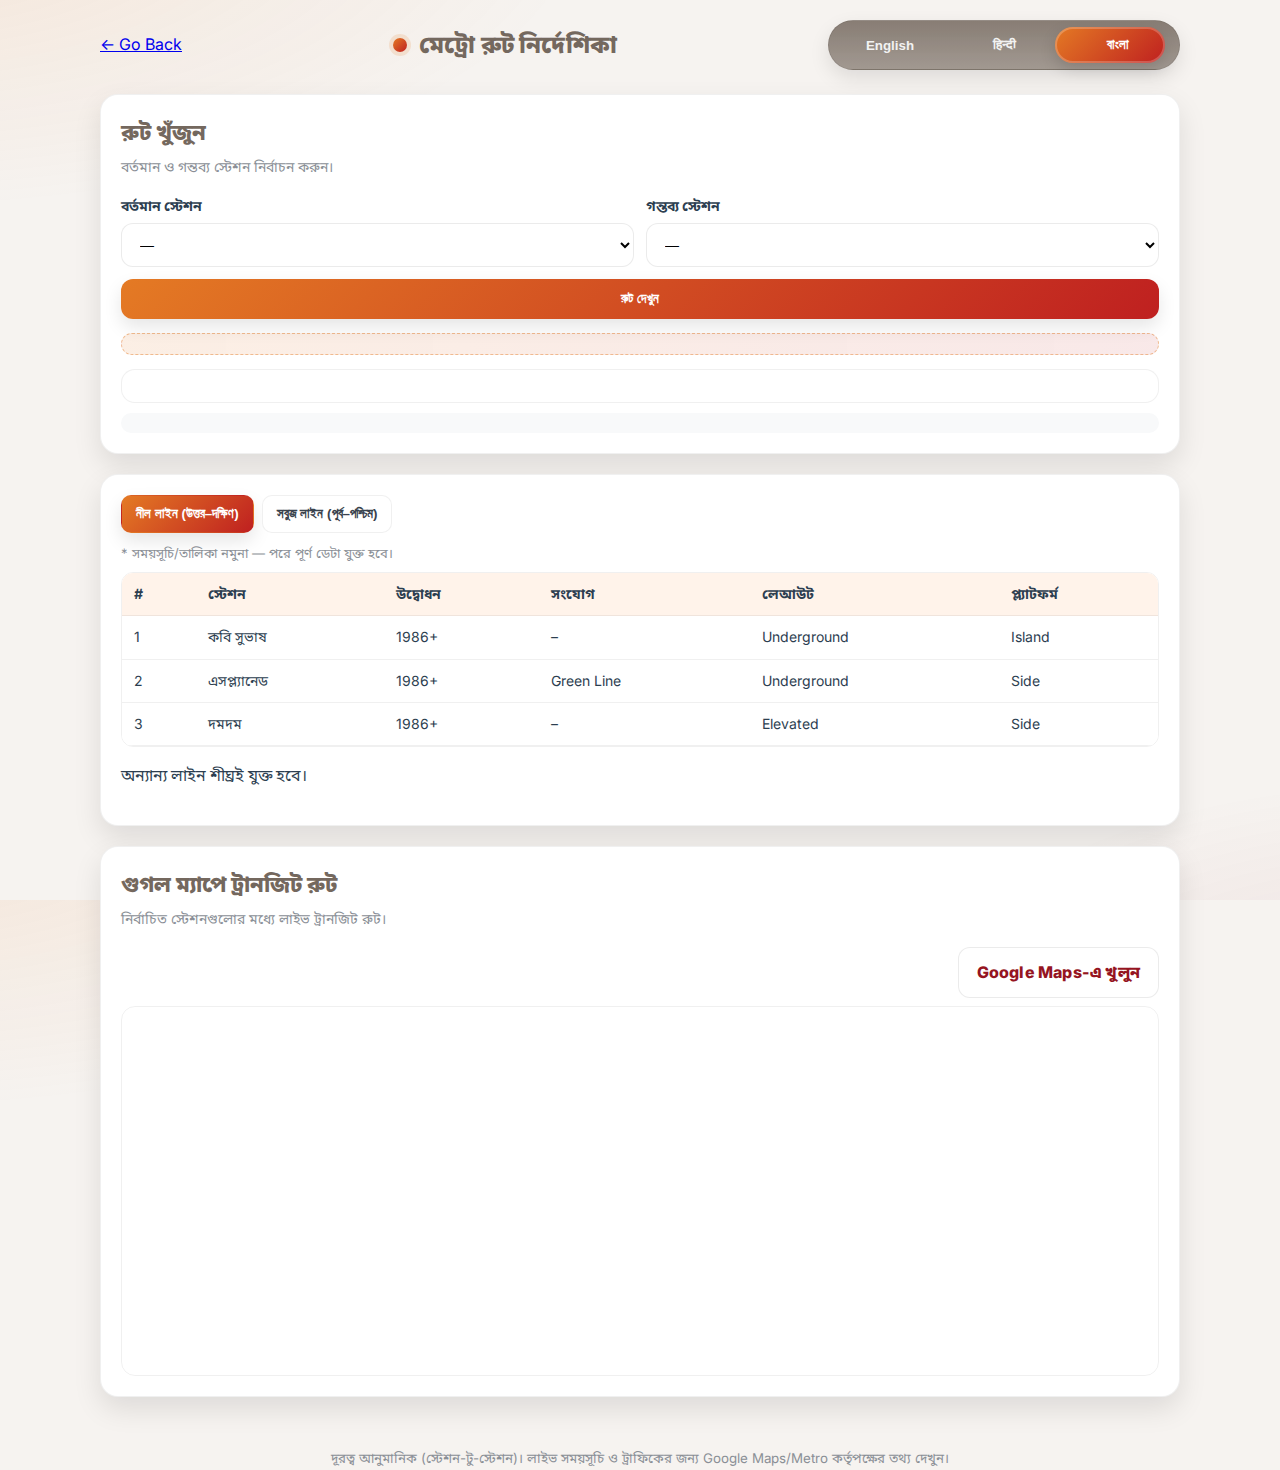
<file: root.html>
<!DOCTYPE html>
<html lang="bn">
<head>
  <meta charset="UTF-8" />
  <meta name="viewport" content="width=device-width, initial-scale=1.0"/>
  <title>Metro Route • Kolkata</title>
  <link href="https://fonts.googleapis.com/css2?family=Noto+Sans+Bengali:wght@400;700&family=Inter:wght@400;600;700&display=swap" rel="stylesheet">
  <link rel="stylesheet" href="root.css"/>
</head>
<body>
  <header class="site-header">
    <div class="header-left">
      <a href="এখনই দেখুন.html" class="back-button">
        <span>←</span>
        <span data-i18n="backBtn">Go Back</span>
      </a>
    </div>
    <div class="brand">
      <div class="logo-dot"></div>
      <h1 data-i18n="title">মেট্রো রুট নির্দেশিকা</h1>
    </div>

    <!-- Language Switcher -->
    <div class="lang-switch" role="tablist" aria-label="Language">
      <button class="lang-btn" data-lang="en" aria-selected="false">English</button>
      <button class="lang-btn" data-lang="hi" aria-selected="false">हिन्दी</button>
      <button class="lang-btn active" data-lang="bn" aria-selected="true">বাংলা</button>
      <span class="pill"></span>
    </div>
  </header>

  <main class="container">
    <!-- Route Finder -->
    <section class="card route-card">
      <h2 class="card-title" data-i18n="routeFinder">রুট খুঁজুন</h2>
      <p class="card-sub" data-i18n="routeFinderNote">আপনার বর্তমান স্টেশন ও গন্তব্য স্টেশন বাছুন।</p>

      <form id="routeForm" class="route-form" autocomplete="off">
        <div class="field">
          <label for="fromStation" data-i18n="from">বর্তমান স্টেশন</label>
          <select id="fromStation" required></select>
        </div>
        <div class="field">
          <label for="toStation" data-i18n="to">গন্তব্য স্টেশন</label>
          <select id="toStation" required></select>
        </div>

        <button type="submit" class="btn primary" id="findBtn" data-i18n="findRoute">রুট দেখুন</button>
      </form>

      <!-- Answer label -->
      <div id="answerLabel" class="answer-label" aria-live="polite"></div>

      <!-- Visualization -->
      <div id="viz" class="viz" aria-label="Route visualization"></div>

      <!-- Distance + Summary -->
      <div id="summary" class="summary"></div>
    </section>

    <!-- Timetables -->
    <section class="card timetable-card">
      <div class="tabs">
        <button class="tab active" data-line="blue" aria-selected="true" data-i18n="blueLine">নীল লাইন (Blue)</button>
        <button class="tab" data-line="green" aria-selected="false" data-i18n="greenLine">সবুজ লাইন (Green)</button>
      </div>

      <div class="table-meta" data-i18n="timetableNote">* সময়সূচি/তালিকা নমুনা — পরে পূর্ণ ডেটা যুক্ত হবে।</div>

      <div class="table-wrap">
        <table id="timetable" class="metro-table" aria-describedby="timetable">
          <thead>
            <tr>
              <th data-i18n="thNo">#</th>
              <th data-i18n="thStation">স্টেশন</th>
              <th data-i18n="thOpening">উদ্বোধন</th>
              <th data-i18n="thConn">সংযোগ</th>
              <th data-i18n="thLayout">লেআউট</th>
              <th data-i18n="thPlat">প্ল্যাটফর্ম</th>
            </tr>
          </thead>
          <tbody id="timetableBody"></tbody>
        </table>
      </div>
      <p class="coming-soon" data-i18n="moreLines">অন্যান্য লাইন শীঘ্রই যুক্ত হবে।</p>
    </section>

    <!-- Google Maps (live directions) -->
    <section class="card map-card">
      <h2 class="card-title" data-i18n="mapTitle">গুগল ম্যাপে ট্রানজিট রুট</h2>
      <p class="card-sub" data-i18n="mapNote">নীচের ম্যাপে নির্বাচিত স্টেশনগুলোর ট্রানজিট রুট দেখা যাবে।</p>

      <div class="map-actions">
        <a id="openMaps" class="btn ghost" target="_blank" rel="noopener" data-i18n="openInMaps">Google Maps-এ খুলুন</a>
      </div>

      <div class="map-frame">
        <iframe id="gmap"
          loading="lazy"
          referrerpolicy="no-referrer-when-downgrade"
          allowfullscreen
          title="Kolkata Metro route map">
        </iframe>
      </div>
    </section>
  </main>

  <footer class="site-footer">
    <small data-i18n="footNote">দূরত্ব আনুমানিক (স্টেশন-টু-স্টেশন)। লাইভ সময়সূচি ও ট্রাফিকের জন্য Google Maps/Metro কর্তৃপক্ষের তথ্য দেখুন।</small>
  </footer>

  <script src="root.js"></script>
</body>
</html>
</file>
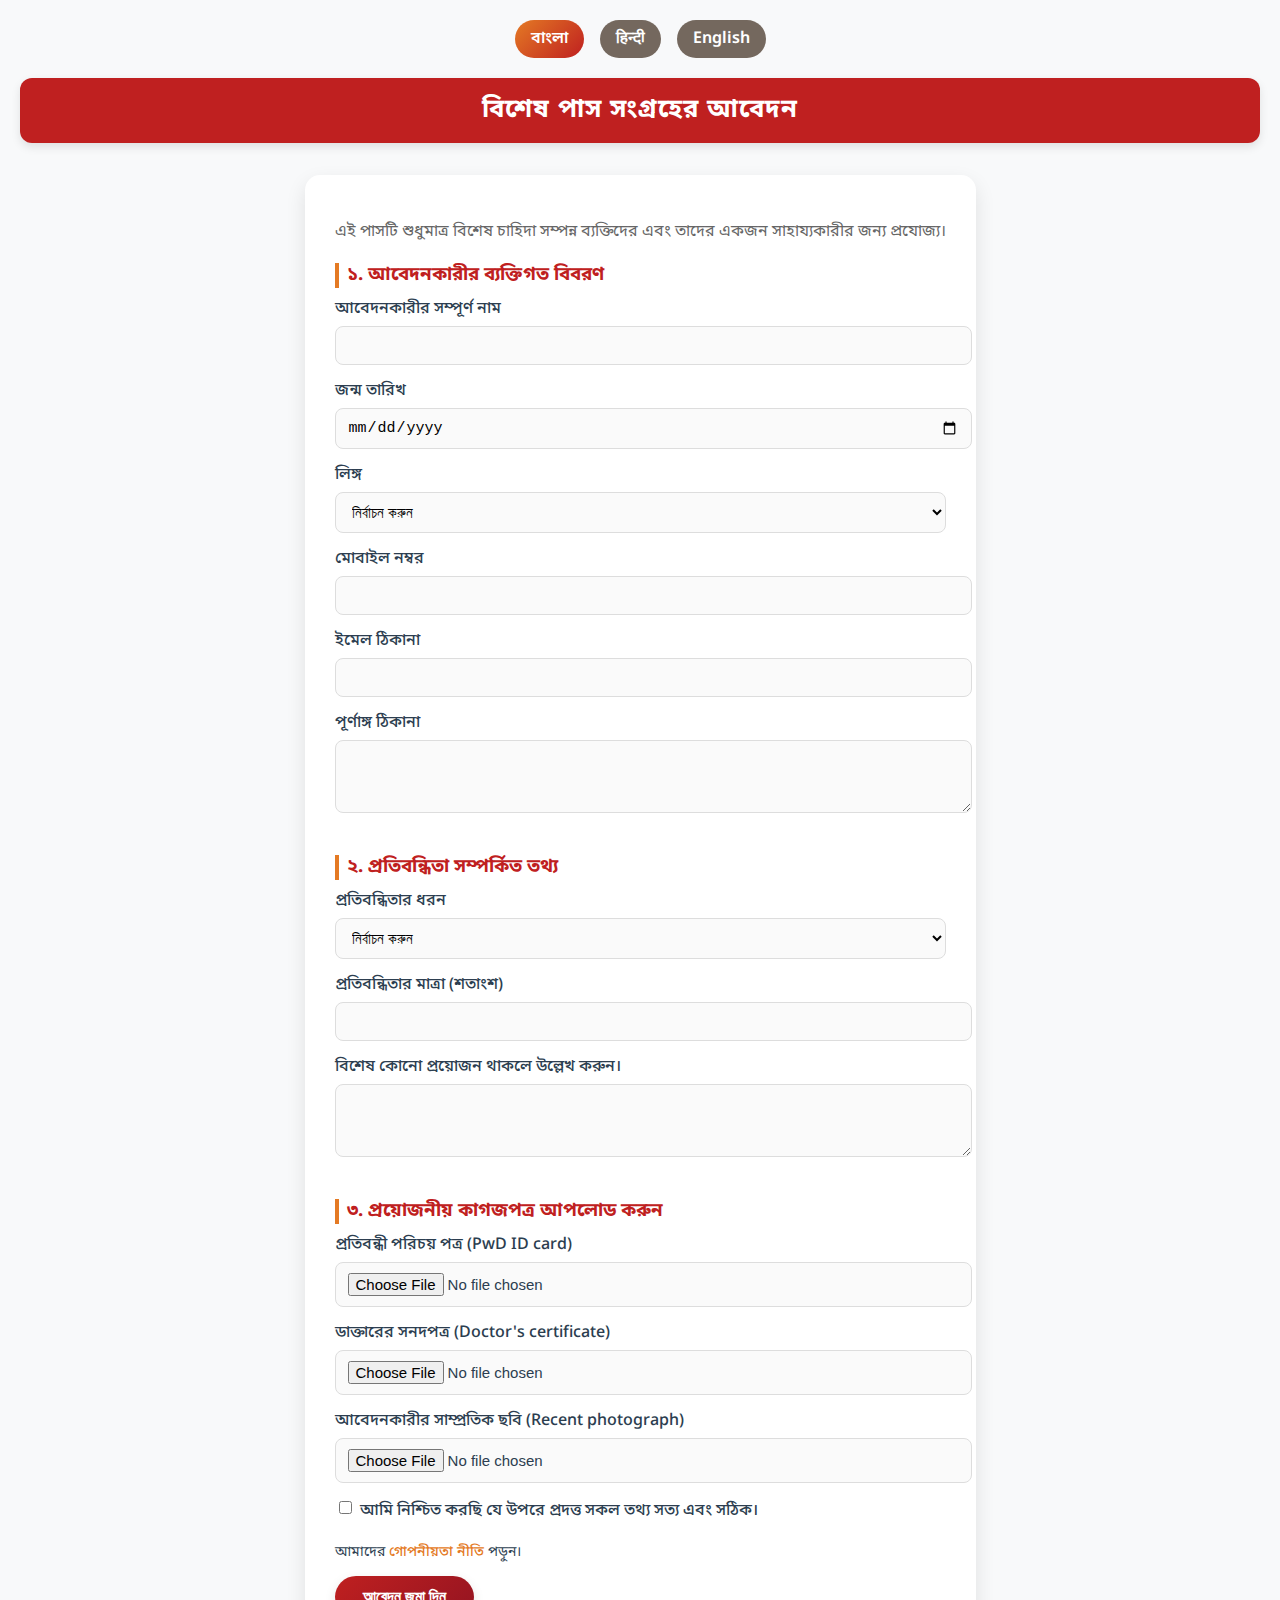
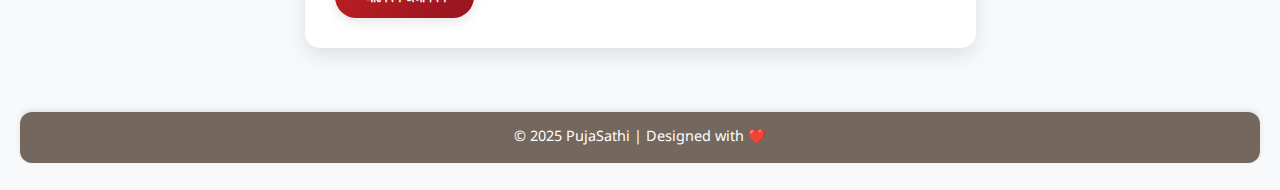
<file: ticket3.html>
<!DOCTYPE html>
<html lang="bn">
<head>
  <meta charset="UTF-8">
  <meta name="viewport" content="width=device-width, initial-scale=1.0">
  <title>বিশেষ পাস সংগ্রহের আবেদন</title>
  <link href="https://fonts.googleapis.com/css2?family=Noto+Sans+Bengali&display=swap" rel="stylesheet">
  <style>
    :root {
      --pineapple: #74685E;
      --apricot: #E47A24;
      --blood-orange: #BF2020;
      --candy-apple: #951421;
      --white: #ffffff;
      --light-gray: #f8f9fa;
      --text-dark: #2c3e50;
      --shadow: rgba(0, 0, 0, 0.1);
      --shadow-hover: rgba(0, 0, 0, 0.15);
    }

    body {
      font-family: 'Noto Sans Bengali', sans-serif;
      margin: 0;
      background: var(--light-gray);
      color: var(--text-dark);
      display: flex;
      flex-direction: column;
      min-height: 100vh;
      padding: 20px;
    }

    header {
      background-color: var(--blood-orange);
      color: var(--white);
      padding: 1rem;
      text-align: center;
      font-size: 1.6rem;
      font-weight: bold;
      letter-spacing: 1px;
      border-radius: 12px;
      box-shadow: 0 4px 10px var(--shadow);
    }

    .container {
      max-width: 750px;
      margin: 2rem auto;
      background: var(--white);
      padding: 30px;
      border-radius: 15px;
      box-shadow: 0 8px 20px var(--shadow);
      flex-grow: 1;
    }

    /* Language Switcher */
    .lang-switch {
      display: flex;
      justify-content: center;
      gap: 1rem;
      margin-bottom: 20px;
    }
    .lang-btn {
      padding: 0.5rem 1rem;
      border-radius: 9999px;
      font-weight: 600;
      cursor: pointer;
      color: var(--white);
      background: var(--pineapple);
      transition: all 0.3s;
    }
    .lang-btn.active {
      background: linear-gradient(135deg, var(--apricot), var(--blood-orange));
    }

    h2, h3 {
      margin-top: 1rem;
    }

    h2 {
      color: var(--candy-apple);
      border-bottom: 2px solid var(--apricot);
      padding-bottom: 5px;
      text-align: center;
    }

    h3 {
      color: var(--blood-orange);
      margin-top: 20px;
      margin-bottom: 10px;
      border-left: 4px solid var(--apricot);
      padding-left: 8px;
    }

    label {
      display: block;
      margin-bottom: 6px;
      font-weight: 500;
    }

    input, select, textarea {
      width: 100%;
      padding: 10px 12px;
      margin-bottom: 15px;
      border: 1px solid #ddd;
      border-radius: 8px;
      font-size: 15px;
      transition: all 0.3s ease;
      background-color: #fafafa;
    }

    input:focus, select:focus, textarea:focus {
      outline: none;
      border-color: var(--blood-orange);
      background-color: var(--white);
      box-shadow: 0 0 8px rgba(191, 32, 32, 0.2);
    }

    .checkbox-group {
      display: flex;
      align-items: center;
    }

    .checkbox-group input {
      width: auto;
      margin-right: 8px;
    }

    .privacy-policy-link {
      color: var(--apricot);
      text-decoration: none;
      font-weight: 500;
    }
    .privacy-policy-link:hover {
      text-decoration: underline;
    }

    /* Submit Button */
    .submit-btn {
      background: linear-gradient(135deg, var(--blood-orange), var(--candy-apple));
      color: var(--white);
      border: none;
      padding: 12px 28px;
      font-size: 16px;
      font-weight: 700;
      border-radius: 9999px;
      cursor: pointer;
      box-shadow: 0 4px 12px var(--shadow);
      transition: all 0.3s ease;
    }
    .submit-btn:hover {
      background: linear-gradient(135deg, var(--candy-apple), var(--blood-orange));
      transform: translateY(-2px);
      box-shadow: 0 6px 16px var(--shadow-hover);
    }

    /* Footer */
    footer {
      background: var(--pineapple);
      color: var(--white);
      text-align: center;
      padding: 1rem;
      margin-top: 2rem;
      font-size: 0.9rem;
      box-shadow: 0 -2px 6px var(--shadow);
      border-radius: 12px;
    }
  </style>
</head>
<body>

  <!-- Language Switcher -->
  <div class="lang-switch">
    <div class="lang-btn active" data-lang="bn">বাংলা</div>
    <div class="lang-btn" data-lang="hi">हिन्दी</div>
    <div class="lang-btn" data-lang="en">English</div>
  </div>

  <header id="page-header">বিশেষ পাস সংগ্রহের আবেদন</header>

  <div class="container" id="form-container">
    <p id="description" style="text-align:center; color:#666;">
      এই পাসটি শুধুমাত্র বিশেষ চাহিদা সম্পন্ন ব্যক্তিদের এবং তাদের একজন সাহায্যকারীর জন্য প্রযোজ্য।
    </p>

    <h3 id="section1-title">১. আবেদনকারীর ব্যক্তিগত বিবরণ</h3>
    <label id="fullName-label" for="fullName">আবেদনকারীর সম্পূর্ণ নাম</label>
    <input type="text" id="fullName">

    <label id="dob-label" for="dob">জন্ম তারিখ</label>
    <input type="date" id="dob">

    <label id="gender-label" for="gender">লিঙ্গ</label>
    <select id="gender">
      <option value="" disabled selected>নির্বাচন করুন</option>
      <option value="male">পুরুষ</option>
      <option value="female">মহিলা</option>
      <option value="other">অন্যান্য</option>
    </select>

    <label id="mobile-label" for="mobileNumber">মোবাইল নম্বর</label>
    <input type="tel" id="mobileNumber">

    <label id="email-label" for="email">ইমেল ঠিকানা</label>
    <input type="email" id="email">

    <label id="address-label" for="address">পূর্ণাঙ্গ ঠিকানা</label>
    <textarea id="address" rows="3"></textarea>

    <h3 id="section2-title">২. প্রতিবন্ধিতা সম্পর্কিত তথ্য</h3>
    <label id="disability-label" for="disabilityType">প্রতিবন্ধিতার ধরন</label>
    <select id="disabilityType">
      <option value="" disabled selected>নির্বাচন করুন</option>
      <option value="physical">শারীরিক প্রতিবন্ধিতা</option>
      <option value="visual">দৃষ্টি প্রতিবন্ধিতা</option>
      <option value="hearing">শ্রবণ প্রতিবন্ধিতা</option>
      <option value="cognitive">জ্ঞানীয় প্রতিবন্ধিতা</option>
    </select>

    <label id="disabilityPercent-label" for="disabilityPercentage">প্রতিবন্ধিতার মাত্রা (শতাংশ)</label>
    <input type="number" id="disabilityPercentage" min="0" max="100">

    <label id="specialNeeds-label" for="specialNeeds">বিশেষ কোনো প্রয়োজন থাকলে উল্লেখ করুন।</label>
    <textarea id="specialNeeds" rows="3"></textarea>

    <h3 id="section3-title">৩. প্রয়োজনীয় কাগজপত্র আপলোড করুন</h3>
    <label id="pwd-label">প্রতিবন্ধী পরিচয় পত্র (PwD ID card)</label>
    <input type="file">

    <label id="doc-label">ডাক্তারের সনদপত্র (Doctor's certificate)</label>
    <input type="file">

    <label id="photo-label">আবেদনকারীর সাম্প্রতিক ছবি (Recent photograph)</label>
    <input type="file">

    <div class="checkbox-group">
      <input type="checkbox" id="declaration">
      <label id="declaration-label" for="declaration">আমি নিশ্চিত করছি যে উপরে প্রদত্ত সকল তথ্য সত্য এবং সঠিক।</label>
    </div>

    <p style="font-size:14px;">আমাদের <a href="#" class="privacy-policy-link" id="privacy-label">গোপনীয়তা নীতি</a> পড়ুন।</p>

    <!-- Button -->
    <div class="flex justify-center mt-6">
      <button type="submit" class="submit-btn" id="submit-btn">আবেদন জমা দিন</button>
    </div>
  </div>

  <!-- Footer -->
  <footer>© 2025 PujaSathi | Designed with ❤️</footer>

  <script>
    const langButtons = document.querySelectorAll('.lang-btn');

    const translations = {
      en: {
        header: "Special Pass Application",
        description: "This pass is applicable only for individuals with special needs and one attendant.",
        section1: "1. Applicant's Personal Details",
        fullName: "Full Name",
        dob: "Date of Birth",
        gender: "Gender",
        genderOptions: ["Select", "Male", "Female", "Other"],
        mobile: "Mobile Number",
        email: "Email Address",
        address: "Full Address",
        section2: "2. Disability Details",
        disability: "Type of Disability",
        disabilityOptions: ["Select", "Physical", "Visual", "Hearing", "Cognitive"],
        disabilityPercent: "Disability Percentage",
        specialNeeds: "Mention any special needs",
        section3: "3. Upload Required Documents",
        pwd: "PwD ID card",
        doc: "Doctor's certificate",
        photo: "Recent photograph",
        declaration: "I confirm that all information provided above is true and correct.",
        privacy: "Read our Privacy Policy",
        submit: "Submit Application"
      },
      hi: {
        header: "विशेष पास आवेदन",
        description: "यह पास केवल विशेष आवश्यकता वाले व्यक्तियों और उनके एक सहायक के लिए लागू है।",
        section1: "1. आवेदक का व्यक्तिगत विवरण",
        fullName: "पूरा नाम",
        dob: "जन्म तिथि",
        gender: "लिंग",
        genderOptions: ["चुनें", "पुरुष", "महिला", "अन्य"],
        mobile: "मोबाइल नंबर",
        email: "ईमेल पता",
        address: "पूरा पता",
        section2: "2. विकलांगता संबंधी जानकारी",
        disability: "विकलांगता का प्रकार",
        disabilityOptions: ["चुनें", "शारीरिक", "दृष्टि", "श्रवण", "संज्ञानात्मक"],
        disabilityPercent: "विकलांगता प्रतिशत",
        specialNeeds: "विशेष आवश्यकताएँ बताएं",
        section3: "3. आवश्यक दस्तावेज़ अपलोड करें",
        pwd: "पीडब्ल्यूडी आईडी कार्ड",
        doc: "डॉक्टर का प्रमाण पत्र",
        photo: "हाल की फोटो",
        declaration: "मैं पुष्टि करता हूँ कि उपरोक्त सभी जानकारी सही है।",
        privacy: "हमारी गोपनीयता नीति पढ़ें",
        submit: "आवेदन सबमिट करें"
      },
      bn: {
        header: "বিশেষ পাস সংগ্রহের আবেদন",
        description: "এই পাসটি শুধুমাত্র বিশেষ চাহিদা সম্পন্ন ব্যক্তিদের এবং তাদের একজন সাহায্যকারীর জন্য প্রযোজ্য।",
        section1: "১. আবেদনকারীর ব্যক্তিগত বিবরণ",
        fullName: "আবেদনকারীর সম্পূর্ণ নাম",
        dob: "জন্ম তারিখ",
        gender: "লিঙ্গ",
        genderOptions: ["নির্বাচন করুন", "পুরুষ", "মহিলা", "অন্যান্য"],
        mobile: "মোবাইল নম্বর",
        email: "ইমেল ঠিকানা",
        address: "পূর্ণাঙ্গ ঠিকানা",
        section2: "২. প্রতিবন্ধিতা সম্পর্কিত তথ্য",
        disability: "প্রতিবন্ধিতার ধরন",
        disabilityOptions: ["নির্বাচন করুন", "শারীরিক প্রতিবন্ধিতা", "দৃষ্টি প্রতিবন্ধিতা", "শ্রবণ প্রতিবন্ধিতা", "জ্ঞানীয় প্রতিবন্ধিতা"],
        disabilityPercent: "প্রতিবন্ধিতার মাত্রা (শতাংশ)",
        specialNeeds: "বিশেষ কোনো প্রয়োজন থাকলে উল্লেখ করুন।",
        section3: "৩. প্রয়োজনীয় কাগজপত্র আপলোড করুন",
        pwd: "প্রতিবন্ধী পরিচয় পত্র (PwD ID card)",
        doc: "ডাক্তারের সনদপত্র (Doctor's certificate)",
        photo: "আবেদনকারীর সাম্প্রতিক ছবি (Recent photograph)",
        declaration: "আমি নিশ্চিত করছি যে উপরে প্রদত্ত সকল তথ্য সত্য এবং সঠিক।",
        privacy: "আমাদের গোপনীয়তা নীতি পড়ুন",
        submit: "আবেদন জমা দিন"
      }
    };

    langButtons.forEach(btn => {
      btn.addEventListener('click', () => {
        langButtons.forEach(b => b.classList.remove('active'));
        btn.classList.add('active');
        const lang = btn.dataset.lang;
        const t = translations[lang];

        document.getElementById('page-header').innerText = t.header;
        document.getElementById('description').innerText = t.description;
        document.getElementById('section1-title').innerText = t.section1;
        document.getElementById('fullName-label').innerText = t.fullName;
        document.getElementById('dob-label').innerText = t.dob;
        document.getElementById('gender-label').innerText = t.gender;
        const genderSelect = document.getElementById('gender');
        genderSelect.options[0].text = t.genderOptions[0];
        genderSelect.options[1].text = t.genderOptions[1];
        genderSelect.options[2].text = t.genderOptions[2];
        genderSelect.options[3].text = t.genderOptions[3];
        document.getElementById('mobile-label').innerText = t.mobile;
        document.getElementById('email-label').innerText = t.email;
        document.getElementById('address-label').innerText = t.address;
        document.getElementById('section2-title').innerText = t.section2;
        document.getElementById('disability-label').innerText = t.disability;
        const disabilitySelect = document.getElementById('disabilityType');
        disabilitySelect.options[0].text = t.disabilityOptions[0];
        disabilitySelect.options[1].text = t.disabilityOptions[1];
        disabilitySelect.options[2].text = t.disabilityOptions[2];
        disabilitySelect.options[3].text = t.disabilityOptions[3];
        disabilitySelect.options[4].text = t.disabilityOptions[4];
        document.getElementById('disabilityPercent-label').innerText = t.disabilityPercent;
        document.getElementById('specialNeeds-label').innerText = t.specialNeeds;
        document.getElementById('section3-title').innerText = t.section3;
        document.getElementById('pwd-label').innerText = t.pwd;
        document.getElementById('doc-label').innerText = t.doc;
        document.getElementById('photo-label').innerText = t.photo;
        document.getElementById('declaration-label').innerText = t.declaration;
        document.getElementById('privacy-label').innerText = t.privacy;
        document.getElementById('submit-btn').innerText = t.submit;
      });
    });
  </script>

</body>
</html>
</file>
<file: style.css>
:root {
  --pineapple: #74685E;
  --apricot: #E47A24;
  --dark-mango: #C8702A;
  --blood-orange: #BF2020;
  --candy-apple: #951421;
  --background-light: #FEFCF8;
  --background-medium: #F7F3EE;
  --text-dark: #2C2824;
  --text-light: #FFFFFF;
  --shadow-light: rgba(116, 104, 94, 0.1);
  --shadow-medium: rgba(116, 104, 94, 0.2);
  --gradient-warm: linear-gradient(135deg, var(--apricot), var(--dark-mango));
  --gradient-cool: linear-gradient(135deg, var(--pineapple), var(--candy-apple));
}

* {
  box-sizing: border-box;
  margin: 0;
  padding: 0;
}

body {
  font-family: 'Noto Sans Bengali', 'Inter', sans-serif;
  background: linear-gradient(135deg, var(--background-light) 0%, var(--background-medium) 100%);
  color: var(--text-dark);
  line-height: 1.7;
  overflow-x: hidden;
  transition: all 0.3s ease;
}

body.english {
  font-family: 'Inter', 'Noto Sans Bengali', sans-serif;
}

body.hindi {
  font-family: 'Noto Sans Devanagari', 'Inter', sans-serif;
}

.language-switcher {
  position: fixed;
  top: 20px;
  right: 20px;
  z-index: 1000;
  background: var(--gradient-warm);
  border-radius: 50px;
  padding: 8px;
  box-shadow: 0 8px 25px var(--shadow-medium);
  backdrop-filter: blur(10px);
}

.language-switcher button {
  background: transparent;
  border: none;
  color: var(--text-light);
  padding: 10px 16px;
  margin: 0 2px;
  border-radius: 25px;
  cursor: pointer;
  font-weight: 600;
  font-size: 0.9em;
  transition: all 0.3s ease;
  position: relative;
  overflow: hidden;
}

.language-switcher button:hover {
  background: rgba(255, 255, 255, 0.2);
  transform: translateY(-2px);
}

.language-switcher button.active {
  background: var(--text-light);
  color: var(--apricot);
  box-shadow: 0 4px 15px var(--shadow-light);
}

header {
  background: var(--gradient-warm);
  color: var(--text-light);
  padding: 50px 20px;
  text-align: center;
  position: relative;
  overflow: hidden;
  border-bottom-left-radius: 25px;
  border-bottom-right-radius: 25px;
  box-shadow: 0 10px 30px var(--shadow-medium);
}

header::before {
  content: '';
  position: absolute;
  top: 0;
  left: 0;
  right: 0;
  bottom: 0;
  background: url('data:image/svg+xml,<svg xmlns="http://www.w3.org/2000/svg" viewBox="0 0 100 100"><defs><pattern id="grain" patternUnits="userSpaceOnUse" width="100" height="100"><circle cx="20" cy="20" r="1" fill="rgba(255,255,255,0.1)"/><circle cx="80" cy="40" r="1" fill="rgba(255,255,255,0.1)"/><circle cx="40" cy="80" r="1" fill="rgba(255,255,255,0.1)"/></pattern></defs><rect width="100" height="100" fill="url(%23grain)"/></svg>');
  opacity: 0.3;
}

header h1 {
  font-size: clamp(2.5em, 5vw, 4em);
  font-weight: 700;
  margin-bottom: 10px;
  text-shadow: 2px 2px 4px rgba(0,0,0,0.3);
  position: relative;
  z-index: 2;
}

header p {
  font-size: clamp(1.2em, 3vw, 1.8em);
  font-style: italic;
  opacity: 0.95;
  position: relative;
  z-index: 2;
}

nav {
  background: rgba(255, 255, 255, 0.95);
  backdrop-filter: blur(20px);
  display: flex;
  justify-content: center;
  gap: 40px;
  padding: 20px;
  position: sticky;
  top: 0;
  z-index: 100;
  border-radius: 0 0 20px 20px;
  margin: 0 20px;
  box-shadow: 0 5px 20px var(--shadow-light);
}

nav a {
  text-decoration: none;
  color: var(--pineapple);
  font-weight: 600;
  font-size: 1.1em;
  padding: 12px 20px;
  border-radius: 25px;
  transition: all 0.3s ease;
  position: relative;
  overflow: hidden;
}

nav a::before {
  content: '';
  position: absolute;
  top: 0;
  left: -100%;
  width: 100%;
  height: 100%;
  background: var(--gradient-warm);
  transition: left 0.3s ease;
  z-index: -1;
}

nav a:hover {
  color: var(--text-light);
  transform: translateY(-2px);
  box-shadow: 0 5px 15px var(--shadow-light);
}

nav a:hover::before {
  left: 0;
}

.hero {
  text-align: center;
  padding: 120px 30px;
  background: var(--gradient-cool);
  color: var(--text-light);
  position: relative;
  overflow: hidden;
  border-radius: 0 0 50px 50px;
  margin: 30px 20px 60px;
  box-shadow: 0 15px 40px var(--shadow-medium);
}

.hero::before {
  content: '';
  position: absolute;
  top: 0;
  left: 0;
  right: 0;
  bottom: 0;
  background: url('https://upload.wikimedia.org/wikipedia/commons/f/f9/Durga_Puja_Pandal_2022.jpg');
  background-size: cover;
  background-position: center;
  opacity: 0.2;
  z-index: 1;
}

.hero-content {
  position: relative;
  z-index: 2;
}

.hero h2 {
  font-size: clamp(2.5em, 6vw, 4em);
  margin-bottom: 25px;
  font-weight: 700;
  text-shadow: 2px 2px 8px rgba(0,0,0,0.5);
}

.hero p {
  font-size: clamp(1.2em, 3vw, 1.8em);
  margin-bottom: 40px;
  max-width: 800px;
  margin-left: auto;
  margin-right: auto;
  opacity: 0.95;
}

.cta-button {
  background: var(--gradient-warm);
  color: var(--text-light);
  padding: 18px 40px;
  display: inline-block;
  text-decoration: none;
  border-radius: 50px;
  font-weight: 700;
  font-size: 1.2em;
  transition: all 0.4s ease;
  border: none;
  cursor: pointer;
  position: relative;
  overflow: hidden;
  box-shadow: 0 8px 25px var(--shadow-medium);
}

.cta-button::before {
  content: '';
  position: absolute;
  top: 0;
  left: -100%;
  width: 100%;
  height: 100%;
  background: linear-gradient(135deg, var(--blood-orange), var(--candy-apple));
  transition: left 0.4s ease;
  z-index: -1;
}

.cta-button:hover {
  transform: translateY(-3px) scale(1.05);
  box-shadow: 0 12px 35px var(--shadow-medium);
}

.cta-button:hover::before {
  left: 0;
}

.features {
  display: grid;
  grid-template-columns: repeat(auto-fit, minmax(350px, 1fr));
  gap: 40px;
  padding: 80px 40px;
  max-width: 1400px;
  margin: 0 auto;
}

.feature-box {
  background: var(--text-light);
  padding: 40px 35px;
  border-radius: 25px;
  box-shadow: 0 10px 30px var(--shadow-light);
  text-align: center;
  transition: all 0.4s ease;
  position: relative;
  overflow: hidden;
  border: 1px solid rgba(116, 104, 94, 0.1);
}

.feature-box::before {
  content: '';
  position: absolute;
  top: 0;
  left: 0;
  right: 0;
  height: 4px;
  background: var(--gradient-warm);
}

.feature-box:hover {
  transform: translateY(-10px);
  box-shadow: 0 20px 50px var(--shadow-medium);
}

.feature-box:nth-child(odd):hover {
  background: linear-gradient(135deg, rgba(228, 122, 36, 0.05), rgba(200, 112, 42, 0.05));
}

.feature-box:nth-child(even):hover {
  background: linear-gradient(135deg, rgba(116, 104, 94, 0.05), rgba(149, 20, 33, 0.05));
}

.feature-box h3 {
  color: var(--pineapple);
  margin-bottom: 20px;
  font-size: 1.6em;
  font-weight: 700;
  display: flex;
  align-items: center;
  justify-content: center;
  gap: 10px;
}

.feature-box p {
  color: var(--text-dark);
  margin-bottom: 25px;
  font-size: 1.1em;
  line-height: 1.6;
}

.feature-box .cta-button {
  font-size: 1em;
  padding: 12px 25px;
}

footer {
  text-align: center;
  padding: 50px 30px;
  background: var(--gradient-cool);
  color: var(--text-light);
  font-size: 1.1em;
  border-radius: 25px 25px 0 0;
  margin: 60px 20px 0;
  box-shadow: 0 -10px 30px var(--shadow-light);
}

footer a {
  color: rgba(255, 255, 255, 0.8);
  text-decoration: none;
  margin: 0 15px;
  transition: all 0.3s ease;
  padding: 5px 10px;
  border-radius: 15px;
}

footer a:hover {
  color: var(--text-light);
  background: rgba(255, 255, 255, 0.1);
}

@media (max-width: 768px) {
  .language-switcher {
    top: 10px;
    right: 10px;
  }

  nav {
    flex-direction: column;
    gap: 10px;
    margin: 0 10px;
    padding: 15px;
  }

  .features {
    grid-template-columns: 1fr;
    padding: 40px 20px;
    gap: 25px;
  }

  .hero {
    margin: 20px 10px 40px;
    padding: 80px 20px;
  }

  footer {
    margin: 40px 10px 0;
  }
}

.fade-in {
  opacity: 0;
  transform: translateY(30px);
  animation: fadeInUp 0.6s ease forwards;
}

@keyframes fadeInUp {
  to {
    opacity: 1;
    transform: translateY(0);
  }
}
</file>
<file: root.css>
/* ------------------ Color System ------------------ */
:root{
  --pineapple:#74685E;
  --apricot:#E47A24;
  --blood-orange:#BF2020;
  --candy-apple:#951421;
  --white:#ffffff;
  --light-gray:#f8f9fa;
  --text-dark:#2c3e50;
  --shadow:rgba(0,0,0,0.1);
  --shadow-hover:rgba(0,0,0,0.15);

  --bg: #f6f3f0;            /* slightly warmer than light-gray */
  --card: var(--white);
  --muted: #8a8f96;
  --ring: rgba(228,122,36,.25);
}

/* ------------------ Base ------------------ */
*{ box-sizing:border-box }
html,body{ height:100% }
body{
  margin:0;
  background:
    radial-gradient(1200px 500px at -10% -10%, rgba(228,122,36,.12), transparent 60%),
    radial-gradient(900px 500px at 110% 120%, rgba(149,20,33,.10), transparent 60%),
    var(--bg);
  font-family: 'Inter','Noto Sans Bengali',system-ui,-apple-system,Segoe UI,Roboto,Arial,sans-serif;
  color:var(--text-dark);
  line-height:1.6;
}

/* ------------------ Layout ------------------ */
.container{
  width:min(1080px, 92vw);
  margin: 24px auto 48px;
  display:grid;
  grid-template-columns: 1fr;
  gap: 20px;
}

.site-header{
  width:min(1080px, 92vw);
  margin: 20px auto 0;
  display:flex;
  align-items:center;
  justify-content:space-between;
  gap:16px;
}

.brand{ display:flex; align-items:center; gap:12px; }
.logo-dot{
  width:14px;height:14px;border-radius:50%;
  background: linear-gradient(135deg, var(--apricot), var(--blood-orange));
  box-shadow:0 0 0 4px rgba(228,122,36,.15);
}
.site-header h1{
  margin:0;
  font-size: clamp(18px, 2.2vw, 24px);
  letter-spacing:.2px;
  color:var(--pineapple);
  font-weight:800;
}

/* ------------------ Lang Switch (pill) ------------------ */
.lang-switch{
  position:relative;
  background:linear-gradient(180deg, rgba(116,104,94,.85), rgba(116,104,94,.65));
  border:1px solid rgba(0,0,0,.08);
  border-radius:48px;
  padding:6px;
  box-shadow: 0 8px 20px var(--shadow);
  display:flex; gap:4px;
}
.lang-btn{
  position:relative;
  z-index:1;
  min-width:110px;
  padding:10px 16px;
  border:none; background:transparent; color:#f2f2f2;
  font-weight:700; border-radius:40px; cursor:pointer;
}
.lang-btn.active{ color:#fff; }
.lang-switch .pill{
  position:absolute; z-index:0; inset:6px auto 6px 6px;
  width:110px; border-radius:40px;
  background:linear-gradient(135deg, var(--apricot), var(--blood-orange));
  box-shadow: inset 0 0 0 2px rgba(255,255,255,.22), 0 6px 16px var(--shadow-hover);
  transform: translateX(220px); /* default for bn (3rd) */
  transition: transform .28s ease;
}

/* ------------------ Cards ------------------ */
.card{
  background:var(--card);
  border:1px solid rgba(0,0,0,.06);
  border-radius:18px;
  box-shadow: 0 12px 28px var(--shadow);
  padding:20px;
}
.card:hover{ box-shadow: 0 14px 34px var(--shadow-hover); }

.card-title{
  margin:0 0 6px 0;
  font-size: clamp(18px, 2.2vw, 22px);
  color: var(--pineapple);
  font-weight:800;
}
.card-sub{
  margin:0 0 16px 0;
  color: var(--muted);
  font-size: 14px;
}

/* ------------------ Route Form ------------------ */
.route-form{
  display:grid;
  grid-template-columns: repeat(12,1fr);
  gap:12px;
  align-items:end;
}
.field{ grid-column: span 6; display:flex; flex-direction:column; gap:6px; }
.field label{ font-weight:700; color:var(--text-dark); font-size:14px; }
.field select{
  width:100%;
  padding:12px 14px; border-radius:12px;
  border:1.5px solid rgba(0,0,0,.08);
  outline:none; background:#fff;
  font-size:14px;
  transition: box-shadow .2s, border-color .2s;
}
.field select:focus{
  border-color: var(--apricot);
  box-shadow: 0 0 0 4px var(--ring);
}

.btn{
  border:none; cursor:pointer; font-weight:800; letter-spacing:.2px;
  border-radius:12px; padding:12px 18px; transition: transform .12s, box-shadow .2s;
}
.btn.primary{
  grid-column: span 12;
  background: linear-gradient(135deg, var(--apricot), var(--blood-orange));
  color:#fff; box-shadow: 0 8px 18px var(--shadow);
}
.btn.primary:hover{ transform: translateY(-1px); box-shadow: 0 10px 22px var(--shadow-hover); }

.btn.ghost{
  background: #fff;
  border:1.5px solid rgba(0,0,0,.08);
  color: var(--candy-apple);
}
.btn.ghost:hover{ border-color: var(--candy-apple); }

/* ------------------ Answer + Viz ------------------ */
.answer-label{
  margin-top:14px;
  padding:10px 14px;
  background: linear-gradient(90deg, rgba(228,122,36,.12), rgba(191,32,32,.10));
  border:1px dashed rgba(228,122,36,.45);
  color: var(--text-dark);
  border-radius:12px;
  font-weight:700;
}
.summary{
  margin-top:10px;
  padding:10px 12px;
  background: var(--light-gray);
  border-radius:12px;
  font-size:14px;
  color: #3a3f45;
}
.viz{
  margin-top:14px;
  padding:16px;
  border-radius:14px;
  border:1px solid rgba(0,0,0,.06);
  background: #fff;
  overflow:auto;
}
.viz-track{
  display:flex; align-items:center; gap:8px; flex-wrap:wrap;
}
.stop{
  display:flex; align-items:center; gap:8px;
  padding:6px 10px; border-radius:999px;
  background: #fff;
  border:1px solid rgba(0,0,0,.05);
  box-shadow: 0 4px 8px var(--shadow);
  font-size:13px; font-weight:700; color:#2f3942;
}
.stop .dot{
  width:10px;height:10px;border-radius:50%;
  background: var(--candy-apple);
  box-shadow: 0 0 0 3px rgba(149,20,33,.15);
}
.connector{
  width:28px;height:3px;border-radius:2px;
  background: linear-gradient(90deg, var(--apricot), var(--blood-orange));
  flex:0 0 28px;
}

/* ------------------ Table ------------------ */
.tabs{ display:flex; gap:8px; margin-bottom:10px; }
.tab{
  border:none; padding:10px 14px; border-radius:10px; cursor:pointer; font-weight:800;
  background:#fff; border:1.5px solid rgba(0,0,0,.06); color:#38424c;
}
.tab.active{
  background: linear-gradient(135deg, var(--apricot), var(--blood-orange));
  color:#fff; border-color: transparent;
  box-shadow: 0 8px 18px var(--shadow);
}

.table-meta{ color:var(--muted); font-size:13px; margin-bottom:8px; }

.table-wrap{ overflow:auto; border-radius:12px; border:1px solid rgba(0,0,0,.06); }
.metro-table{ width:100%; border-collapse: collapse; background:#fff; }
.metro-table thead{ background: #fff3ea; }
.metro-table th, .metro-table td{ padding:10px 12px; border-bottom:1px solid rgba(0,0,0,.06); text-align:left; font-size:14px; }
.metro-table tbody tr:hover{ background:#fff8f2; }

/* ------------------ Map ------------------ */
.map-card .map-actions{ display:flex; justify-content:flex-end; margin-bottom:8px; }
.map-frame{
  border-radius:14px; overflow:hidden; border:1px solid rgba(0,0,0,.06);
}
.map-frame iframe{ width:100%; height:360px; border:0; }

/* ------------------ Footer ------------------ */
.site-footer{
  width:min(1080px, 92vw);
  margin: 8px auto 32px; color:var(--muted); text-align:center;
}

/* ------------------ Responsive ------------------ */
@media (max-width:640px){
  .field{ grid-column: span 12; }
  .lang-btn{ min-width:90px; padding:8px 12px; }
  .lang-switch .pill{ width:90px; }
}
</file>
